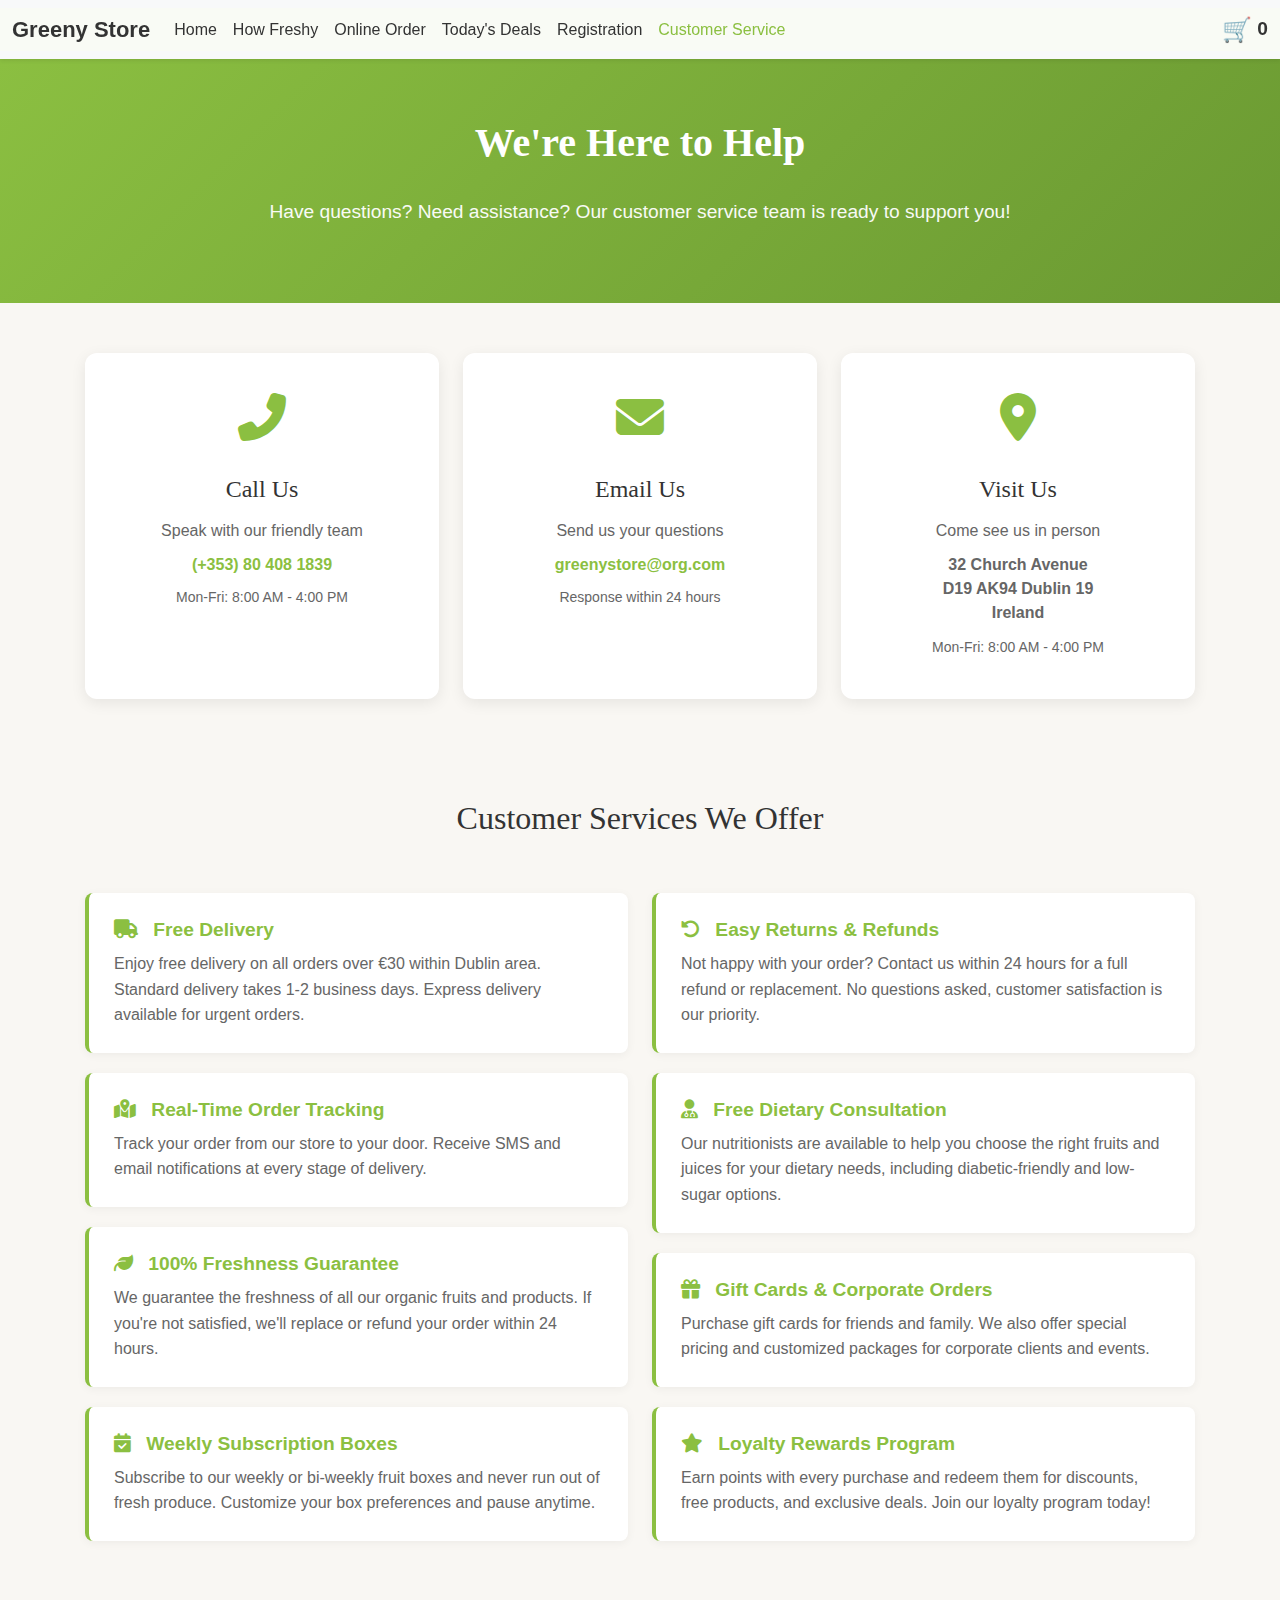
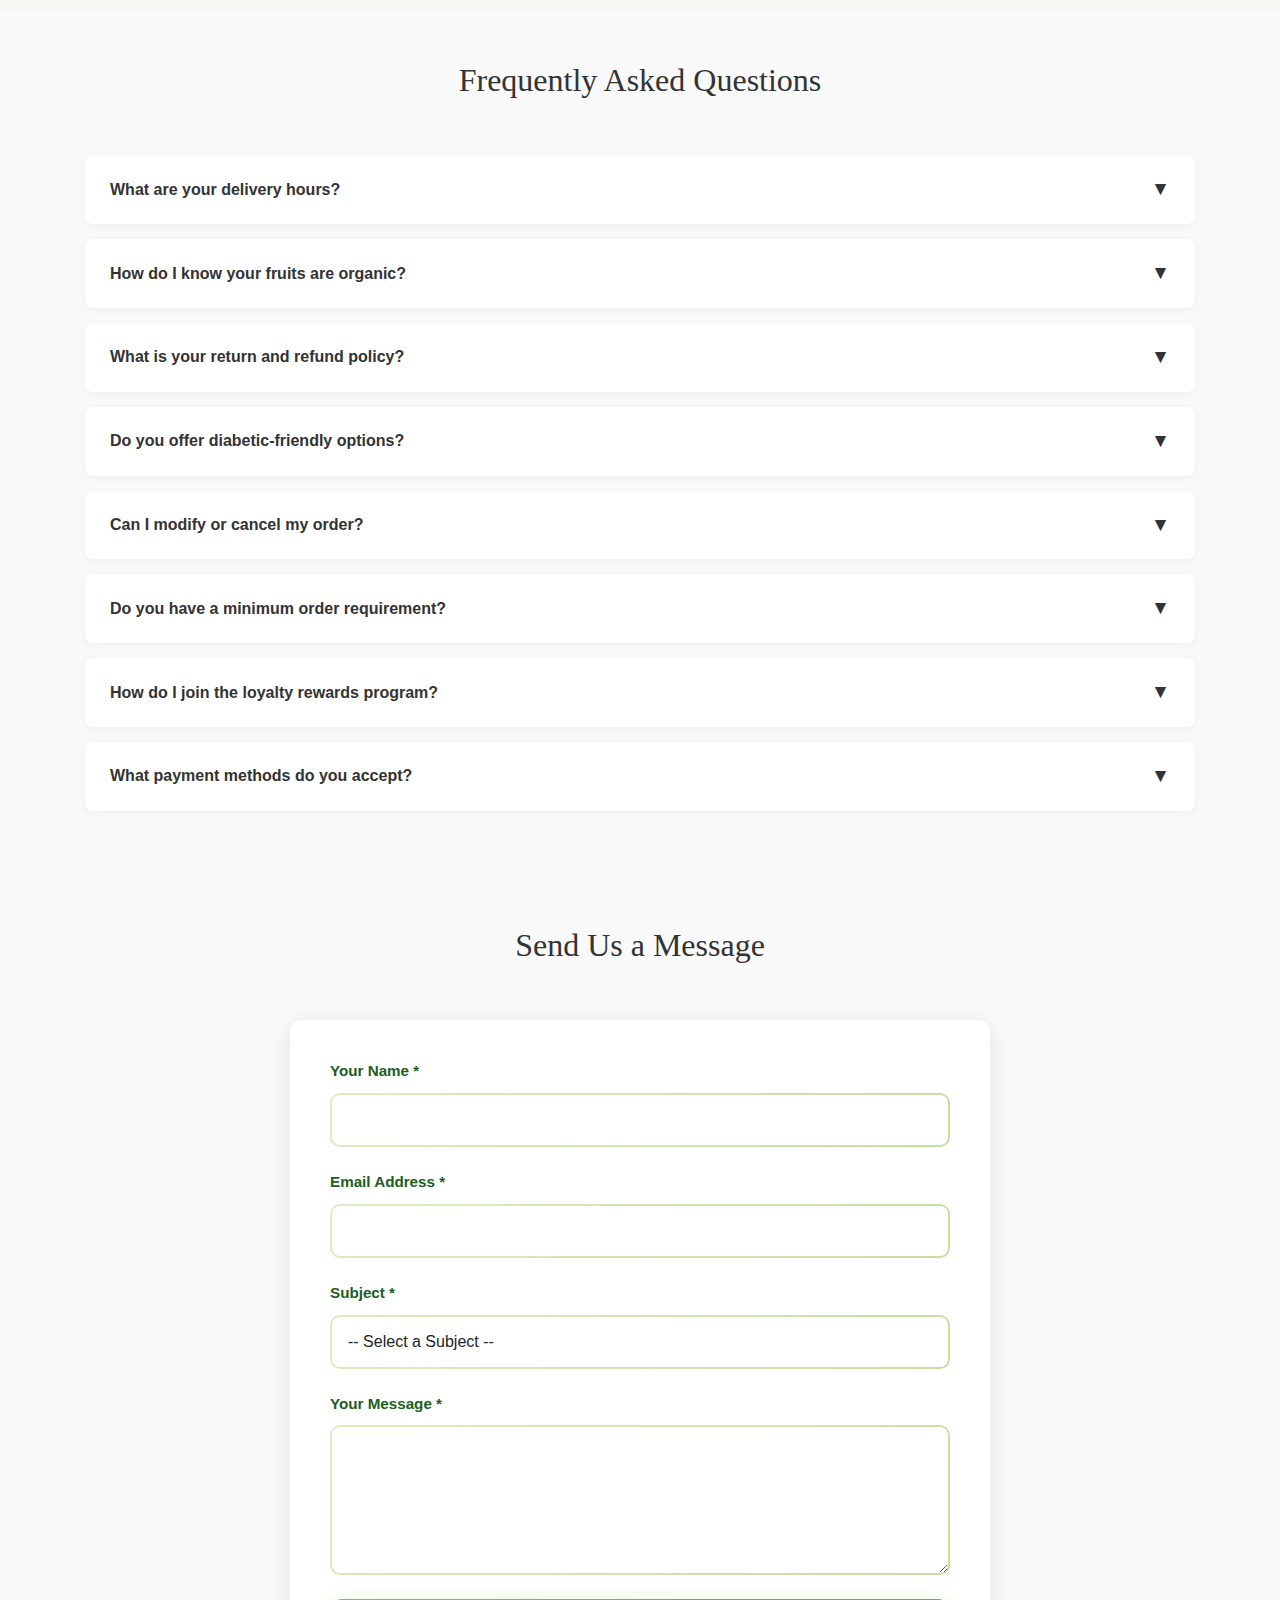
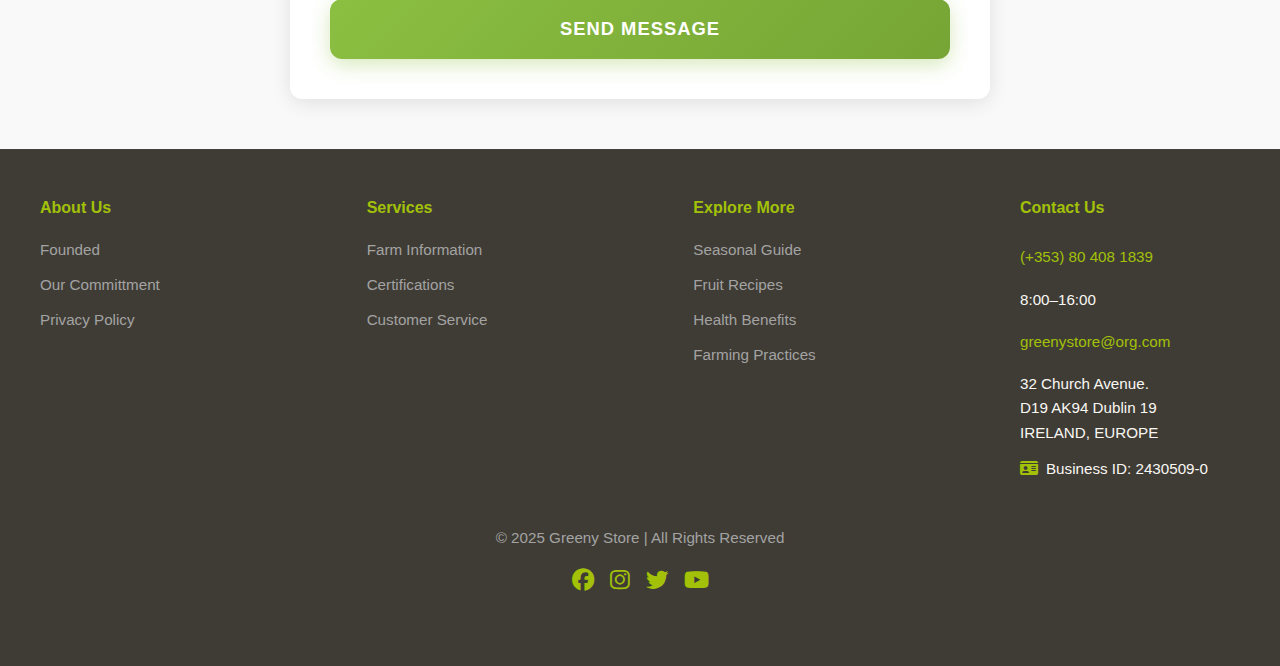
<file: pages/customerservice.html>
<!DOCTYPE html>
<html lang="en">
<head>
    <meta charset="UTF-8">
    <meta name="viewport" content="width=device-width, initial-scale=1.0">
    
    <link href="https://cdn.jsdelivr.net/npm/bootstrap@5.3.3/dist/css/bootstrap.min.css" rel="stylesheet">
    <link rel="stylesheet" href="https://cdnjs.cloudflare.com/ajax/libs/font-awesome/6.5.2/css/all.min.css">
    
    <meta name="description" content="Greeny Store Customer Service - FAQs, Contact Us, Delivery Info, Returns & Refunds. We're here to help!">
    <meta name="keywords" content="customer service, help, FAQ, contact Greeny Store, delivery information, returns policy">
    
    <title>Customer Service - Greeny Store | Help & Support</title>
    
   
    <link rel="stylesheet" href="../css/style.css">
</head>
<body>
    <div class="page-bg-overlay" aria-hidden="true"></div>

    <!-- Navigation Bar -->
    <nav class="navbar navbar-expand-lg bg-light sticky-top shadow-sm">
        <div class="container-fluid">
            <a class="navbar-brand logo" href="../index.html">Greeny Store</a>
            
            <button class="navbar-toggler" type="button" data-bs-toggle="collapse" data-bs-target="#navbarNav">
                <span class="navbar-toggler-icon"></span>
            </button>
            
            <div class="collapse navbar-collapse" id="navbarNav">
                <ul class="navbar-nav me-auto mb-2 mb-lg-0">
                    <li class="nav-item"><a class="nav-link" href="../index.html">Home</a></li>
                    <li class="nav-item"><a class="nav-link" href="howfreshy.html">How Freshy</a></li>
                    <li class="nav-item"><a class="nav-link" href="onlineorder.html">Online Order</a></li>
                    <li class="nav-item"><a class="nav-link" href="deals.html">Today's Deals</a></li>               
                    <li class="nav-item"><a class="nav-link" href="registration.html">Registration</a></li>
                    <li class="nav-item"><a class="nav-link active" aria-current="page" href="customerservice.html">Customer Service</a></li>
                </ul>
	            <div class="cart-icon-wrapper">
	                <a href="javascript:void(0)" onclick="viewCart()" class="nav-link" aria-label="View shopping cart">
	                    🛒 <span id="cart-count" class="cart-count-text">0</span>
	                </a>
	  			    </div>
            </div>
        </div>
    </nav>

    <!-- Hero Section -->
    <section class="cs-hero">
        <div class="container">
            <h1>We're Here to Help</h1>
            <p>Have questions? Need assistance? Our customer service team is ready to support you!</p>
        </div>
    </section>

    <main>
        <!-- Contact Methods Section -->
        <section class="contact-methods">
            <div class="container">
                <div class="row g-4">
                    <!-- Phone Contact -->
                    <div class="col-md-4">
                        <div class="contact-card">
                            <div class="contact-icon">
                                <i class="fas fa-phone-alt"></i>
                            </div>
                            <h3>Call Us</h3>
                            <p>Speak with our friendly team</p>
                            <a href="tel:+353804081839">(+353) 80 408 1839</a>
                            <p class="mt-2"><small>Mon-Fri: 8:00 AM - 4:00 PM</small></p>
                        </div>
                    </div>

                    <!-- Email Contact -->
                    <div class="col-md-4">
                        <div class="contact-card">
                            <div class="contact-icon">
                                <i class="fas fa-envelope"></i>
                            </div>
                            <h3>Email Us</h3>
                            <p>Send us your questions</p>
                            <a href="mailto:greenystore@org.com">greenystore@org.com</a>
                            <p class="mt-2"><small>Response within 24 hours</small></p>
                        </div>
                    </div>

                    <!-- Visit Us -->
                    <div class="col-md-4">
                        <div class="contact-card">
                            <div class="contact-icon">
                                <i class="fas fa-map-marker-alt"></i>
                            </div>
                            <h3>Visit Us</h3>
                            <p>Come see us in person</p>
                            <p><strong>32 Church Avenue<br>D19 AK94 Dublin 19<br>Ireland</strong></p>
                            <p class="mt-2"><small>Mon-Fri: 8:00 AM - 4:00 PM</small></p>
                        </div>
                    </div>
                </div>
            </div>
        </section>

        <!-- Services We Offer Section -->
        <section class="services-offer">
            <div class="container">
                <h2>Customer Services We Offer</h2>
                <div class="row">
                    <div class="col-md-6">
                        <!-- Free Delivery Service -->
                        <div class="service-box">
                            <h4><i class="fas fa-truck"></i> Free Delivery</h4>
                            <p>Enjoy free delivery on all orders over €30 within Dublin area. Standard delivery takes 1-2 business days. Express delivery available for urgent orders.</p>
                        </div>

                        <!-- Order Tracking -->
                        <div class="service-box">
                            <h4><i class="fas fa-map-marked-alt"></i> Real-Time Order Tracking</h4>
                            <p>Track your order from our store to your door. Receive SMS and email notifications at every stage of delivery.</p>
                        </div>

                        <!-- Fresh Guarantee -->
                        <div class="service-box">
                            <h4><i class="fas fa-leaf"></i> 100% Freshness Guarantee</h4>
                            <p>We guarantee the freshness of all our organic fruits and products. If you're not satisfied, we'll replace or refund your order within 24 hours.</p>
                        </div>

                        <!-- Subscription Service -->
                        <div class="service-box">
                            <h4><i class="fas fa-calendar-check"></i> Weekly Subscription Boxes</h4>
                            <p>Subscribe to our weekly or bi-weekly fruit boxes and never run out of fresh produce. Customize your box preferences and pause anytime.</p>
                        </div>
                    </div>

                    <div class="col-md-6">
                        <!-- Easy Returns & Refunds -->
                        <div class="service-box">
                            <h4><i class="fas fa-undo-alt"></i> Easy Returns & Refunds</h4>
                            <p>Not happy with your order? Contact us within 24 hours for a full refund or replacement. No questions asked, customer satisfaction is our priority.</p>
                        </div>

                        <!-- Dietary Consultation -->
                        <div class="service-box">
                            <h4><i class="fas fa-user-md"></i> Free Dietary Consultation</h4>
                            <p>Our nutritionists are available to help you choose the right fruits and juices for your dietary needs, including diabetic-friendly and low-sugar options.</p>
                        </div>

                        <!-- Gift Cards & Corporate Orders -->
                        <div class="service-box">
                            <h4><i class="fas fa-gift"></i> Gift Cards & Corporate Orders</h4>
                            <p>Purchase gift cards for friends and family. We also offer special pricing and customized packages for corporate clients and events.</p>
                        </div>

                        <!-- Loyalty Rewards Program -->
                        <div class="service-box">
                            <h4><i class="fas fa-star"></i> Loyalty Rewards Program</h4>
                            <p>Earn points with every purchase and redeem them for discounts, free products, and exclusive deals. Join our loyalty program today!</p>
                        </div>
                    </div>
                </div>
            </div>
        </section>

        <!-- FAQ Section -->
        <section class="faq-section">
            <div class="container">
                <h2>Frequently Asked Questions</h2>

                <!-- FAQ Item 1 -->
                <div class="faq-item">
                    <button class="faq-question" type="button" aria-expanded="false">
                        <span>What are your delivery hours?</span>
                        <span class="faq-icon">▼</span>
                    </button>
                    <div class="faq-answer" aria-hidden="true">
                        <p>We deliver Monday through Saturday between 9:00 AM and 6:00 PM. Express delivery is available for orders placed before 12:00 PM for same-day delivery (additional charges apply). Sunday deliveries are available upon special request.</p>
                    </div>
                </div>

                <!-- FAQ Item 2 -->
                <div class="faq-item">
                    <button class="faq-question" type="button" aria-expanded="false">
                        <span>How do I know your fruits are organic?</span>
                        <span class="faq-icon">▼</span>
                    </button>
                    <div class="faq-answer" aria-hidden="true">
                        <p>All our fruits are certified organic by recognized certification bodies. We source directly from local organic farms and maintain full traceability. You can view our certifications on the "How Freshy" page, and each product comes with detailed sourcing information.</p>
                    </div>
                </div>

                <!-- FAQ Item 3 -->
                <div class="faq-item">
                    <button class="faq-question" type="button" aria-expanded="false">
                        <span>What is your return and refund policy?</span>
                        <span class="faq-icon">▼</span>
                    </button>
                    <div class="faq-answer" aria-hidden="true">
                        <p>If you're not satisfied with your order, contact us within 24 hours of delivery. We offer full refunds or replacements for any products that don't meet our freshness standards. Simply email us a photo of the product and your order number, and we'll process your refund immediately.</p>
                    </div>
                </div>

                <!-- FAQ Item 4 -->
                <div class="faq-item">
                    <button class="faq-question" type="button" aria-expanded="false">
                        <span>Do you offer diabetic-friendly options?</span>
                        <span class="faq-icon">▼</span>
                    </button>
                    <div class="faq-answer" aria-hidden="true">
                        <p>Yes! We have a special selection of low-sugar fruits and sugar-free juices perfect for individuals managing diabetes. Look for items marked "Diabetic-Friendly" on our online order page. Our nutrition team can also help you create a customized meal plan.</p>
                    </div>
                </div>

                <!-- FAQ Item 5 -->
                <div class="faq-item">
                    <button class="faq-question" type="button" aria-expanded="false">
                        <span>Can I modify or cancel my order?</span>
                        <span class="faq-icon">▼</span>
                    </button>
                    <div class="faq-answer" aria-hidden="true">
                        <p>Orders can be modified or cancelled up to 2 hours after placement. After this window, orders are being prepared and cannot be changed. Please contact us immediately at (+353) 80 408 1839 or email greenystore@org.com if you need to make changes.</p>
                    </div>
                </div>

                <!-- FAQ Item 6 -->
                <div class="faq-item">
                    <button class="faq-question" type="button" aria-expanded="false">
                        <span>Do you have a minimum order requirement?</span>
                        <span class="faq-icon">▼</span>
                    </button>
                    <div class="faq-answer" aria-hidden="true">
                        <p>There is no minimum order requirement. However, orders over €30 qualify for free delivery within the Dublin area. For orders under €30, a small delivery fee of €3.50 applies.</p>
                    </div>
                </div>

                <!-- FAQ Item 7 -->
                <div class="faq-item">
                    <button class="faq-question" type="button" aria-expanded="false">
                        <span>How do I join the loyalty rewards program?</span>
                        <span class="faq-icon">▼</span>
                    </button>
                    <div class="faq-answer" aria-hidden="true">
                        <p>Simply create an account on our website and you're automatically enrolled in our loyalty program! You'll earn 1 point for every €1 spent. Accumulate 100 points to get €10 off your next order. Members also receive exclusive deals and early access to special promotions.</p>
                    </div>
                </div>

                <!-- FAQ Item 8 -->
                <div class="faq-item">
                    <button class="faq-question" type="button" aria-expanded="false">
                        <span>What payment methods do you accept?</span>
                        <span class="faq-icon">▼</span>
                    </button>
                    <div class="faq-answer" aria-hidden="true">
                        <p>We accept all major credit and debit cards (Visa, Mastercard, American Express), PayPal, and Apple Pay. All transactions are secured with SSL encryption to protect your financial information.</p>
                    </div>
                </div>
            </div>
        </section>

        <!-- Contact Form Section -->
        <section class="contact-form-section">
            <div class="container">
                <h2>Send Us a Message</h2>
                <div class="contact-form-container">
                    <!-- Success Message -->
                    <div class="success-message" id="successMessage">
                        <i class="fas fa-check-circle"></i> Thank you for contacting us! We'll respond within 24 hours.
                    </div>

                    <!-- Contact Form -->
                    <form id="contactForm">
                        <div class="form-group">
                            <label for="contactName">Your Name *</label>
                            <input type="text" class="form-control" id="contactName" required>
                        </div>

                        <div class="form-group">
                            <label for="contactEmail">Email Address *</label>
                            <input type="email" class="form-control" id="contactEmail" required>
                        </div>

                        <div class="form-group">
                            <label for="contactSubject">Subject *</label>
                            <select class="form-control" id="contactSubject" required>
                                <option value="">-- Select a Subject --</option>
                                <option value="order">Order Inquiry</option>
                                <option value="delivery">Delivery Issue</option>
                                <option value="product">Product Question</option>
                                <option value="refund">Return/Refund Request</option>
                                <option value="feedback">Feedback/Suggestion</option>
                                <option value="other">Other</option>
                            </select>
                        </div>

                        <div class="form-group">
                            <label for="contactMessage">Your Message *</label>
                            <textarea class="form-control" id="contactMessage" required></textarea>
                        </div>

                        <button type="submit" class="submit-btn">Send Message</button>
                    </form>
                </div>
            </div>
        </section>
    </main>

    <footer class="footer__container">
    <div class="footer__links">
      <div class="footer__link--wrapper">
  
        <div class="footer__link--items">
          <h3 class="footer__column">About Us</h3>
          <a href="#">Founded</a>
          <a href="#">Our Committment</a>
          <a href="#">Privacy Policy</a>
        </div>
        <div class="footer__link--items">
          <h3 class="footer__column">Services</h3>
          <a href="#farm-life">Farm Information</a>
          <a href="#verification">Certifications</a>
          <a href="#">Customer Service</a>
        </div>
        <div class="footer__link--items">
          <h3 class="footer__column">Explore More</h3>
          <a href="#">Seasonal Guide</a>
          <a href="#">Fruit Recipes</a>
          <a href="#">Health Benefits</a>
          <a href="#">Farming Practices</a>
        </div>
  
        <div class="footer__link--items contact-info">
          <h3 class="footer__column">Contact Us</h3>
  
          <p>
            <a href="tel:+353804081839">(+353) 80 408 1839</a></p>
  
          <p> 8:00–16:00</p>
  
          <p>
            <a href="mailto:greenystore@org.com">greenystore@org.com</a></p>
  
          <p> 32 Church Avenue.<br>
            D19 AK94 Dublin 19<br>
            IRELAND, EUROPE</p>
  
          <p><i class="fas fa-id-card"></i> Business ID: 2430509-0</p>
        </div>
      </div> 
    </div> 
    <div class="social__media">
      <div class="social__media--wrap">
        <p class="website__rights">© 2025 Greeny Store | All Rights Reserved</p>
        <div class="social__icons">
          <a href="#" class="social__icon--link" aria-label="Facebook"><i class="fab fa-facebook"></i></a>
          <a href="#" class="social__icon--link" aria-label="Instagram"><i class="fab fa-instagram"></i></a>
          <a href="#" class="social__icon--link" aria-label="Twitter"><i class="fab fa-twitter"></i></a>
          <a href="#" class="social__icon--link" aria-label="YouTube"><i class="fab fa-youtube"></i></a>
        </div>
      </div> 
    </div> 
  </footer>

    <script src="https://cdn.jsdelivr.net/npm/bootstrap@5.3.3/dist/js/bootstrap.bundle.min.js"></script>
    <script src="../js/script.js"></script>
</body>
</html>
</file>
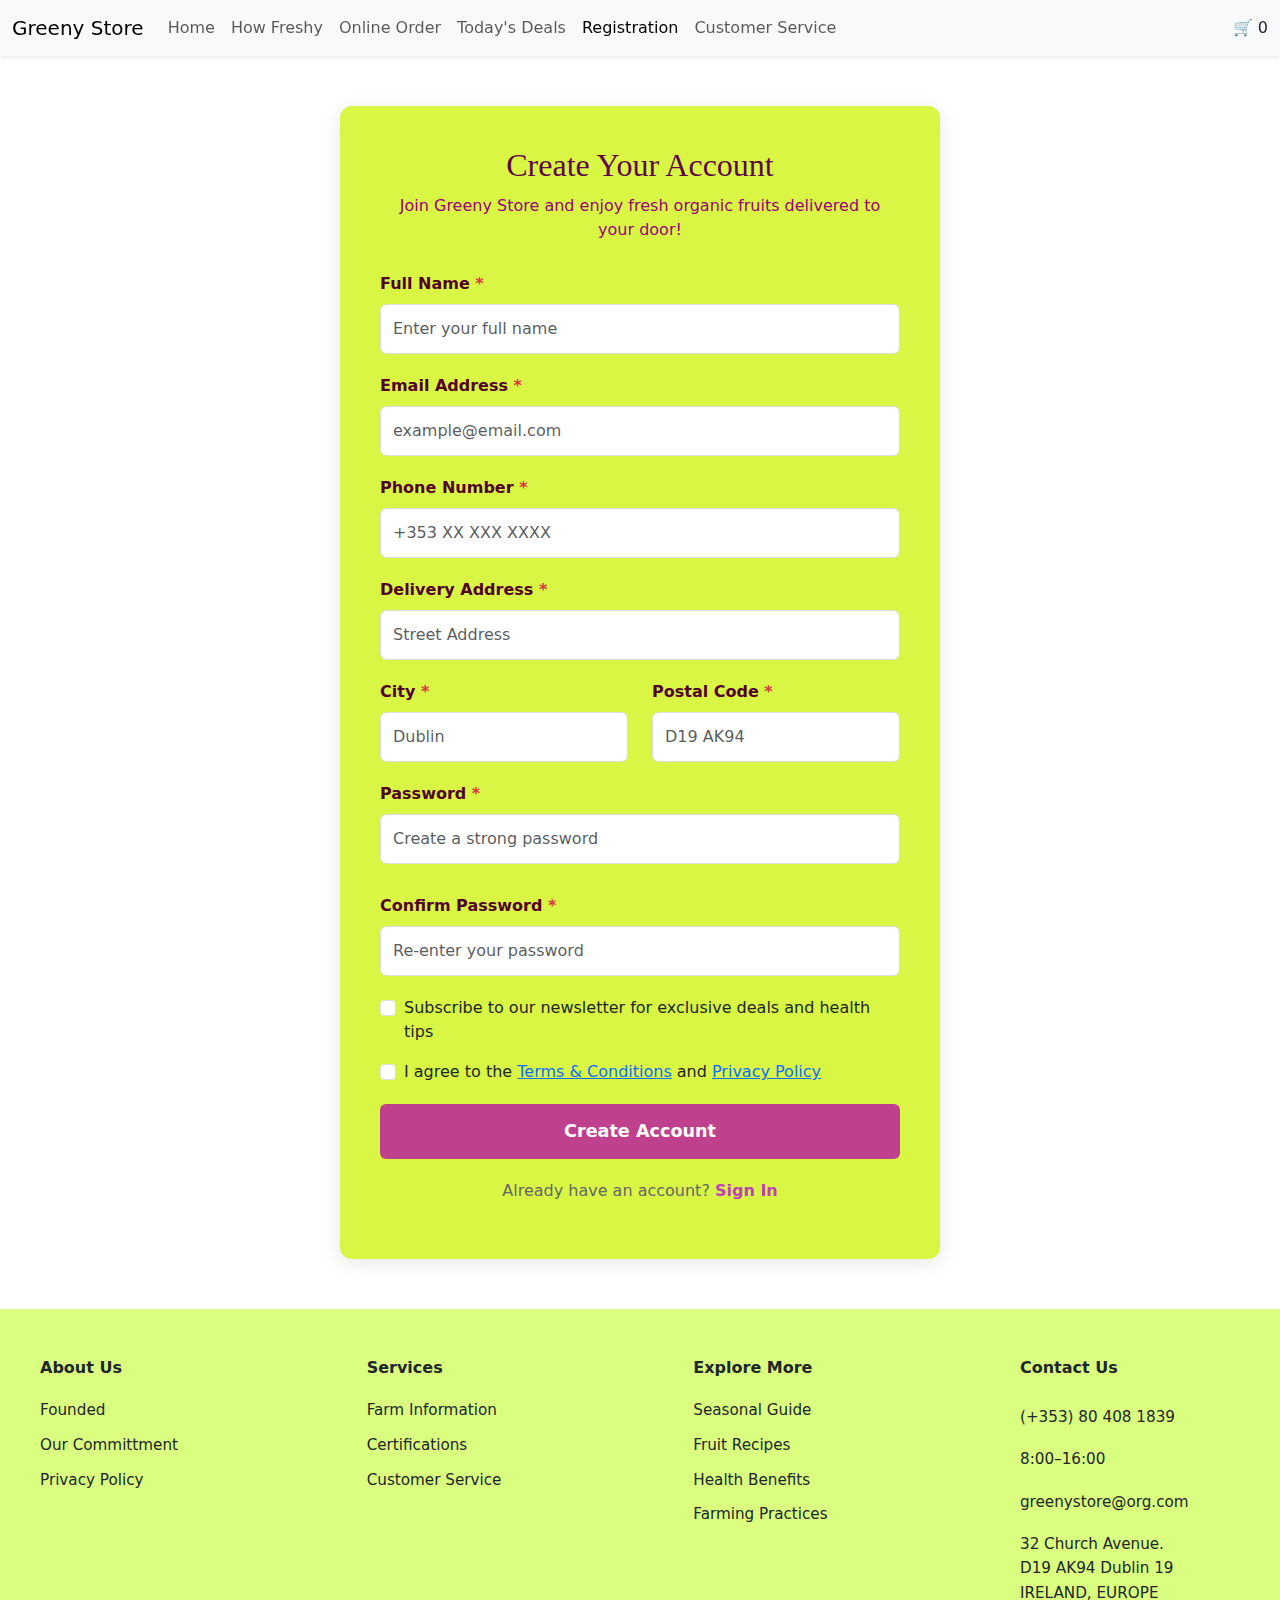
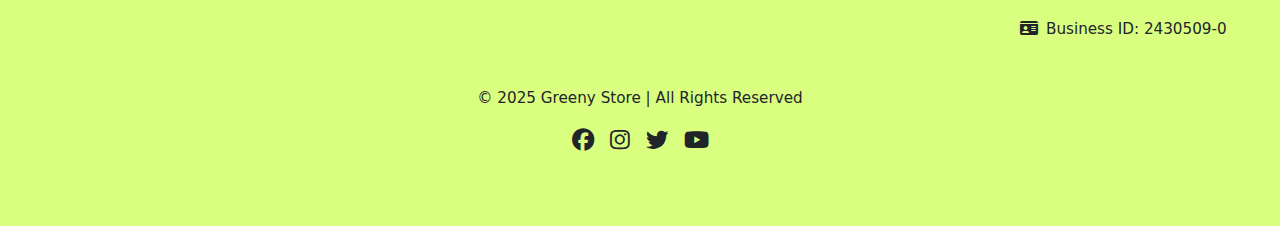
<file: pages/registration.html>
<!DOCTYPE html>
<html lang="en">
<head>
    <meta charset="UTF-8">
    <meta name="viewport" content="width=device-width, initial-scale=1.0">
    
    <link href="https://cdn.jsdelivr.net/npm/bootstrap@5.3.3/dist/css/bootstrap.min.css" rel="stylesheet">
    <link rel="stylesheet" href="https://cdnjs.cloudflare.com/ajax/libs/font-awesome/6.5.2/css/all.min.css">
    
    <meta name="description" content="Register for Greeny Store to enjoy fresh organic fruits, smoothies, and juices delivered to your door in Dublin, Ireland.">
    <meta name="keywords" content="register Greeny Store, organic fruits Dublin, healthy food delivery Ireland, sign up">
    
    <title>Registration - Greeny Store | Sign Up for Fresh Organic Delivery</title>
    
  <!--  <link rel="stylesheet" href="../css/binay.css"> -->
  <!--link rel="stylesheet" href="../css/24305090NangMoMo.css"-->
  <link rel="stylesheet" href="../css/24308692HtooKhant.css">
    <!--link rel="stylesheet" href="../css/style.css"--> 
</head>
<body class ="registration-page">
    <div class="page-bg-overlay" aria-hidden="true"></div>

    <!-- Navigation Bar -->
    <nav class="navbar navbar-expand-lg bg-light sticky-top shadow-sm">
        <div class="container-fluid">
            <a class="navbar-brand logo" href="../index.html">Greeny Store</a>
            
            <button class="navbar-toggler" type="button" data-bs-toggle="collapse" data-bs-target="#navbarNav" aria-controls="navbarNav" aria-expanded="false" aria-label="Toggle navigation">
                <span class="navbar-toggler-icon"></span>
            </button>
            
            <div class="collapse navbar-collapse" id="navbarNav">
                <ul class="navbar-nav me-auto mb-2 mb-lg-0">
                    <li class="nav-item"><a class="nav-link" href="../index.html">Home</a></li>
                    <li class="nav-item"><a class="nav-link" href="howfreshy.html">How Freshy</a></li>
                    <li class="nav-item"><a class="nav-link" href="onlineorder.html">Online Order</a></li>
                    <li class="nav-item"><a class="nav-link" href="deals.html">Today's Deals</a></li>               
                    <li class="nav-item"><a class="nav-link active" aria-current="page" href="registration.html">Registration</a></li>
                    <li class="nav-item"><a class="nav-link" href="customerservice.html">Customer Service</a></li>
                </ul>
          <div class="cart-icon-wrapper">
              <a href="javascript:void(0)" onclick="viewCart()" class="nav-link" aria-label="View shopping cart">
                  🛒 <span id="cart-count" class="cart-count-text">0</span>
              </a>
			    </div>
			</div>
	   </div>
    </nav>

    <main class="container">
        <!-- Registration Form Container -->
        <div class="registration-container">
            <div class="registration-header">
                <h1>Create Your Account</h1>
                <p>Join Greeny Store and enjoy fresh organic fruits delivered to your door!</p>
            </div>

            <!-- Registration Form -->
            <form id="registrationForm" novalidate autocomplete="off">
                
                <!-- Full Name -->
                <div class="form-group">
                    <label for="fullName" class="required-field">Full Name</label>
                    <input type="text" class="form-control" id="fullName" name="fullName" 
                           placeholder="Enter your full name" required autocomplete="name">
                    <div class="error-message" id="fullNameError">Please enter your full name (at least 2 characters)</div>
                </div>

                <!-- Email Address -->
                <div class="form-group">
                    <label for="email" class="required-field">Email Address</label>
                    <input type="email" class="form-control" id="email" name="email" 
                           placeholder="example@email.com" required autocomplete="email">
                    <div class="error-message" id="emailError">Please enter a valid email address</div>
                </div>

                <!-- Phone Number -->
                <div class="form-group">
                    <label for="phone" class="required-field">Phone Number</label>
                    <input type="tel" class="form-control" id="phone" name="phone" 
                           placeholder="+353 XX XXX XXXX" required autocomplete="tel">
                    <div class="error-message" id="phoneError">Please enter a valid phone number (10-15 digits)</div>
                </div>

                <!-- Address -->
                <div class="form-group">
                    <label for="address" class="required-field">Delivery Address</label>
                    <input type="text" class="form-control" id="address" name="address" 
                           placeholder="Street Address" required autocomplete="street-address">
                    <div class="error-message" id="addressError">Please enter your delivery address</div>
                </div>

                <!-- City and Postal Code Row -->
                <div class="row">
                    <div class="col-md-6">
                        <div class="form-group">
                            <label for="city" class="required-field">City</label>
                            <input type="text" class="form-control" id="city" name="city" 
                                   placeholder="Dublin" required>
                            <div class="error-message" id="cityError">Please enter your city</div>
                        </div>
                    </div>
                    <div class="col-md-6">
                        <div class="form-group">
                            <label for="postalCode" class="required-field">Postal Code</label>
                            <input type="text" class="form-control" id="postalCode" name="postalCode" 
                                   placeholder="D19 AK94" required>
                            <div class="error-message" id="postalCodeError">Please enter a valid postal code</div>
                        </div>
                    </div>
                </div>

                <!-- Password -->
                <div class="form-group">
                    <label for="password" class="required-field">Password</label>
                    <input type="password" class="form-control" id="password" name="password" 
                           placeholder="Create a strong password" required>
                    <div class="password-strength" id="passwordStrength"></div>
                    <div class="error-message" id="passwordError">Password must be at least 8 characters with uppercase, lowercase, and number</div>
                </div>

                <!-- Confirm Password -->
                <div class="form-group">
                    <label for="confirmPassword" class="required-field">Confirm Password</label>
                    <input type="password" class="form-control" id="confirmPassword" name="confirmPassword" 
                           placeholder="Re-enter your password" required>
                    <div class="error-message" id="confirmPasswordError">Passwords do not match</div>
                </div>

                <!-- Newsletter Subscription (Optional) -->
                <div class="form-check mb-3">
                    <input class="form-check-input" type="checkbox" id="newsletter" name="newsletter">
                    <label class="form-check-label" for="newsletter">
                        Subscribe to our newsletter for exclusive deals and health tips
                    </label>
                </div>

                <!-- Terms and Conditions -->
                <div class="form-check terms-checkbox">
                    <input class="form-check-input" type="checkbox" id="terms" name="terms" required>
                    <label class="form-check-label" for="terms">
                        I agree to the <a href="#" target="_blank">Terms & Conditions</a> and <a href="#" target="_blank">Privacy Policy</a>
                    </label>
                    <div class="error-message" id="termsError">You must agree to the terms and conditions</div>
                </div>

                <!-- Submit Button -->
                <button type="submit" class="submit-btn">Create Account</button>

            </form>

            <!-- Login Link -->
            <div class="login-link">
                <p>Already have an account? <a href="#" onclick="alert('Login functionality will be implemented in future phase'); return false;">Sign In</a></p>
            </div>
        </div>
    </main>

    <!-- Success Modal -->
    <div id="successModal" class="success-modal">
        <div class="success-modal-content">
            <div class="success-icon">
                <i class="fas fa-check-circle"></i>
            </div>
            <h2>Registration Successful!</h2>
            <p>Welcome to Greeny Store! Your account has been created successfully.</p>
            <button class="btn btn-success mt-3" onclick="redirectToHome()">Start Shopping</button>
        </div>
    </div>

      <footer class="footer__container">
      <div class="footer__links">
        <div class="footer__link--wrapper">
  
          <div class="footer__link--items">
            <h3 class="footer__column">About Us</h3>
            <a href="#">Founded</a>
            <a href="#">Our Committment</a>
            <a href="#">Privacy Policy</a>
          </div>
          <div class="footer__link--items">
            <h3 class="footer__column">Services</h3>
            <a href="#farm-life">Farm Information</a>
            <a href="#verification">Certifications</a>
            <a href="#">Customer Service</a>
          </div>
          <div class="footer__link--items">
            <h3 class="footer__column">Explore More</h3>
            <a href="#">Seasonal Guide</a>
            <a href="#">Fruit Recipes</a>
            <a href="#">Health Benefits</a>
            <a href="#">Farming Practices</a>
          </div>
  
          <div class="footer__link--items contact-info">
            <h3 class="footer__column">Contact Us</h3>
  
            <p>
              <a href="tel:+353804081839">(+353) 80 408 1839</a></p>
  
            <p> 8:00–16:00</p>
  
            <p>
              <a href="mailto:greenystore@org.com">greenystore@org.com</a></p>
  
            <p> 32 Church Avenue.<br>
              D19 AK94 Dublin 19<br>
              IRELAND, EUROPE</p>
  
            <p><i class="fas fa-id-card"></i> Business ID: 2430509-0</p>
          </div>
        </div> 
      </div> 
      <div class="social__media">
        <div class="social__media--wrap">
          <p class="website__rights">© 2025 Greeny Store | All Rights Reserved</p>
          <div class="social__icons">
            <a href="#" class="social__icon--link" aria-label="Facebook"><i class="fab fa-facebook"></i></a>
            <a href="#" class="social__icon--link" aria-label="Instagram"><i class="fab fa-instagram"></i></a>
            <a href="#" class="social__icon--link" aria-label="Twitter"><i class="fab fa-twitter"></i></a>
            <a href="#" class="social__icon--link" aria-label="YouTube"><i class="fab fa-youtube"></i></a>
          </div>
        </div> 
      </div> 
    </footer>

    <script src="https://cdn.jsdelivr.net/npm/bootstrap@5.3.3/dist/js/bootstrap.bundle.min.js"></script>
    <script src="../js/script.js"></script>
</body>
</html>
</file>
<file: css/style.css>
:root {
  --cream-light: #F9F7F3;
  --dark-green: #12372A; 
  --accent: #a2c108; 
  --muted: #A3A3A3; 
  --gold-star: gold;
  --green-mid: #1b5b1d; 
}

/* BASE STYLES */
* { 
  box-sizing: border-box; 
  margin: 0; 
  padding: 0; 
}
html, body { 
  height: 100%;
  display: flex;
  flex-direction: column; 
}
main {
  flex: 1;
}
body {
    margin: 0;
    font-family: "Lato", sans-serif;
    background: var(--cream-light);
    color:var(--dark-green);
    line-height: 1.5;
    position: relative;
}

.container {
    padding: 0 15px;
}

.container-fluid {
    background-color: rgba(250, 251, 241, 0.592);
    background-size: cover;
    cursor: pointer;
}
/* HEADINGS */
h1 {
    font-family: 'Playfair Display', serif;
    font-size: 32px;
    font-weight: 600;
    padding-bottom: 1rem;
}

h2 {
  text-align: center;
  color: var(--accent); 
  font-weight: 200; 
  margin-bottom: 10px;
  padding-bottom: 1rem;
  font-size: 2rem;
}

h3 {
  color: var(--dark-green);
  margin-bottom: 40px;
  font-size: 1.5 rem;
}

a {
  text-decoration: none;
  color: inherit;
}
a:focus, button:focus, input:focus {
  outline: 3px solid rgba(192, 219, 12, 0.18);
  outline-offset: 2px;
}

.section-title {
    font-family: 'Playfair Display', serif;
    font-size: 26px;
    font-weight: 600;
    margin-top: 40px;
}

.subtitle, .section-desc {
    font-size: 15px;
    color: #666;
}

/* Logo */
.logo-link {
  text-decoration: none;
  display: flex;
  align-items: center;
  justify-content: center;
}
.logo {
  font-family: Verdana, Geneva, Tahoma, sans-serif;
  font-size: 2rem; 
  font-weight: 400;
  color: var(--dark-green);
}
.logo-link:hover .logo {
  color: var(--accent);
}


/* Buttons */
button {
  border-radius: 8px;
  transition: all 0.2s ease-in-out;
}

/* NAVBAR*/
.navbar {
  background: var(--cream-light);
  height: 80px;
  display: flex;
  align-items: center;
  position: sticky;
  top: 0;
  z-index: 10;
  box-shadow: 0 4px 12px rgba(245, 241, 241, 0.45);
}
.navbar__container {
  max-width: 1200px;
  width: 100%;
  margin: 0 auto;
  padding: 0 12px;
  display: flex;
  justify-content: space-between;
  align-items: center;
}
nav, main, footer {
  position: relative;
  z-index: 1;
}

.navbar__links,
.footer__link--items a {
  text-decoration: none;
}
.navbar__links:hover,
.footer__link--items a:hover {
  text-decoration: none;
  color: var(--accent);
}



.navbar-brand.logo {
    font-size: 22px;
    font-weight: bold;
    color: #333 !important;
}

.navbar-nav .nav-link {
    color: #333 !important;
}

.navbar-nav .nav-link:hover,
.navbar-nav .nav-link.active {
    color: #8bbf41 !important;
}

.cart-icon-wrapper a {
    text-decoration: none;
    color: #333;
    display: flex;
    align-items: center;
    gap: 5px;
    font-size: 1.5rem;
    font-weight: 700;
}

.cart-count-text {
    font-weight: 600;
    font-size: 1.2rem;
}

/* PRODUCT CARDS */
.item-card {
    background: #fff;
    border-radius: 8px;
    box-shadow: 0 2px 5px rgba(0,0,0,0.05);
    padding: 20px;
}

.item-card img {
    width: 100%;
    height: 320px;
    object-fit: cover;
    border-radius: 5px;
    margin-bottom: 15px;
}

.item-card h3 {
    font-family: 'Playfair Display', serif;
    margin: 10px 0 5px;
}

.item-card .card-text {
    font-size: 14px;
    color: #555;
}

/* DEAL TAG */
.item-card.deal-item {
    border: 1px solid #8bbf41;
    box-shadow: 0 4px 12px rgba(139, 191, 65, 0.2);
    position: relative;
    overflow: visible;
    transition: 0.3s;
}

.item-card.deal-item:hover {
    transform: translateY(-5px);
    box-shadow: 0 8px 20px rgba(139, 191, 65, 0.3);
}

.item-card.deal-item::before {
    content: "SPECIAL DEAL";
    position: absolute;
    top: 20px;
    right: -40px;
    background: #FF5733;
    color: white;
    padding: 5px 40px;
    font-size: 0.75rem;
    font-weight: 700;
    letter-spacing: 0.5px;
    transform: rotate(45deg);
    box-shadow: 0 2px 5px rgba(0, 0, 0, 0.2);
    white-space: nowrap;
    z-index: 5;
}

/* Menu items */
.navbar__menu {
  font-family: Verdana, Geneva, Tahoma, sans-serif;
  display: flex;
  gap: 18px;
  list-style: none;
  align-items: center;
}

.navbar__links {
  color: var(--dark-green);
  padding: 10px 10px;
  border-radius: 3px;
  transition: background .18s ease, color .18s ease, transform .18s ease;
  font-weight: 400;
}
.navbar__links:hover {
  background: rgba(207, 234, 2, 0.436);
  color: var(--accent);
  transform: translateY(-2px);
}




/* HERO */
.hero-section {
    background: url('../images/cover3.png') no-repeat center center; 
    background-size: cover;
    background-attachment: fixed; 
    background-color: #a5d6a7; 
    color: white; 
    padding: 5rem 0; 
    box-shadow: 0 4px 8px rgba(0, 0, 0, 0.4);
    text-align: center;
    text-shadow: 1px 1px 3px rgba(0, 0, 0, 0.8); 
    z-index: 1; 
    display: flex;
    flex-direction: column;
    justify-content: flex-end; 
}

.hero-section h1 {
color: white;
    margin: 20rem 0 0 0;
    letter-spacing: 4px;
    font-size: 2.5rem;
}

.hero2-section {
    background: url('../images/cover6.png') no-repeat center center; 
    background-size: cover;
    background-attachment: fixed; 
    background-color: #a5d6a7; 
    color: white; 
    padding: 5rem 0; 
    box-shadow: 0 4px 8px rgba(0, 0, 0, 0.4);
    text-align: center;
    text-shadow: 1px 1px 3px rgba(0, 0, 0, 0.8); 
    z-index: 1; 
    display: flex;
    flex-direction: column;
    justify-content: flex-end; 
}

.hero2-section h1 {
    color: white;
    margin: 20rem 0 0 0;
    letter-spacing: 4px;
    font-size: 2.5rem;
}


/* MAIN GALLERY */
.main {
  padding: 56px 0;
  background-color: var(--cream-light);
}
.main__container {
  max-width: 1200px;
  margin: 0 auto;
  padding: 0 18px;
  display: block; 
}
.main__gallery--container {
  display: flex; 
  gap: 15px; 
  justify-content: flex-start; 
  padding: 40px 0; 
  width: 100%; 
}


.gallery-item {
  flex: 1; 
  width: calc(25% - 11.25px); 
  position: relative; 
  overflow: hidden; 
  border-radius: 8px; 
  box-shadow: 0 2px 8px rgba(0,0,0,0.1);
  transition: transform .3s ease, box-shadow .3s ease;
}


.gallery-img {
  width: 100%; 
  height: 100%; 
  object-fit: cover;
  display: block;
  border-radius: 8px; 
  transition: transform .3s ease, filter .3s ease; 
}


.order-btn {
  position: absolute;
  bottom: 1.5rem; 
  left: 50%; 
  transform: translateX(-50%); 
  z-index: 5;

  background-color: var(--accent);
  color: var(--dark-green);
  font-weight: bold;
  font-size: 10px;
  padding: 12px 25px;
  border-radius: 50px;
  text-decoration: none;
  text-transform: uppercase;
  letter-spacing: 1px;
  
  opacity: 0;
  visibility: hidden;
  transition: opacity .3s ease, visibility .3s ease, transform .3s ease;
  box-shadow: 0 4px 12px rgba(0,0,0,0.3);
}


.gallery-item:hover {
  transform: translateY(-10px);
  box-shadow: 0 18px 40px rgba(0,0,0,0.5);
}

.gallery-item:hover .order-btn {
  opacity: 1;
  visibility: visible;
  transform: translateX(-50%) scale(1.05); 
}

.gallery-item:hover .gallery-img {
  filter: brightness(60%) blur(1px);
  transform: scale(1.03);
}


/* SECTIONS */
.services {
  padding: 70px 20px;
  text-align: center;
  background: rgba(237, 255, 212, 0.774);
  backdrop-filter: blur(4px);
  border-top: 1px solid rgba(255,255,255,0.03);
}
.services h1 {
  color: var(--dark-green);
  margin-bottom: 40px;
  font-size: 2rem;
}
.services__container {
  display: flex;
  flex-wrap: wrap;
  gap: 24px;
  justify-content: center;
}


.services__card {
  width: 550px;
  height: 400px;
  border-radius: 12px;
  overflow: hidden;
  background-size: cover;
  background-position: center;
  color: #fff;
  position: relative;
  display: flex;
  flex-direction: column;
  justify-content: flex-end;
  padding: 24px;
  transition: transform .22s ease, box-shadow .22s ease;
}
.services__card:hover {
  transform: translateY(-8px);
  box-shadow: 0 18px 40px rgba(0,0,0,0.7);
}

.services__header{
    text-align: center;
  color: var(--accent); 
  font-weight: 200; 
  margin-bottom: 10px;
  padding-bottom: 1rem;
  font-size: 2rem;
}

.services p{
  max-width: 1200px; 
  margin: 0 auto; 
  padding-top: 20px;
}

.services2 {
  padding: 70px 20px;
  text-align: center;
  background: rgba(255, 248, 218, 0.774);
  backdrop-filter: blur(4px);
  border-top: 1px solid rgba(255,255,255,0.03);
}
.services2__container {
  display: flex; 
  padding: 40px 0; 
  width: 100%; 
  flex-wrap: wrap;
  gap: 24px;
  justify-content: center;
}
.services2__card {
  width: 320px;
  height: 200px;
  border-radius: 12px;
  overflow: hidden;
  background-size: cover;
  background-position: center;
  position: relative;
  transition: transform .22s ease, box-shadow .22s ease;
}
.services2__card:hover {
  transform: translateY(-8px);
  box-shadow: 0 18px 40px rgba(0,0,0,0.7);
}

.services2__card img {
  width: 100%;
  height: 100%;
  object-fit: cover;
}



.services3 {
  padding: 70px 20px;
  text-align: center;
  background: rgba(255, 255, 255, 0.774);
  backdrop-filter: blur(4px);
  border-top: 1px solid rgba(255,255,255,0.03);
}
.services3__container {
  display: flex; 
  padding: 40px 0; 
  width: 100%; 
  flex-wrap: wrap;
  gap: 24px;
  justify-content: center;
}
.services3__card {
  width: 220px;
  height: 300px;
  border-radius: 12px;
  overflow: hidden;
  background-size: cover;
  background-position: center;
  position: relative;
  transition: transform .22s ease, box-shadow .22s ease;
}

.services3__card img {
  width: 100%;
  height: 100%;
  object-fit: cover;
  transition: transform .3s ease, filter .3s ease; /* Added transition for hover effect */
}


.services3__card:hover {
  transform: translateY(-10px); /* Adjusted to match gallery-item lift */
  box-shadow: 0 18px 40px rgba(0,0,0,0.5);
}
.services3__card:hover .order-btn {
  opacity: 1;
  visibility: visible;
  transform: translateX(-50%) scale(1.05); 
}
.services3__card:hover img {
  filter: brightness(60%) blur(1px);
  transform: scale(1.03);
}

.star-rating{
  padding: 3rem 0 2rem 0;
  color: var(--gold-star); 
  font-size: 24px; 
  text-shadow: 1px 1px 2px rgba(0, 0, 0, 0.2); 
}

.page-hero-cs {
            background-color: #f7fceb; /* Light green/off-white background */
            padding: 50px 0;
            border-bottom: 5px solid #8bbf41;
        }
        .cs-title {
            color: #556B2F; /* Dark Green */
            font-family: 'Playfair Display', serif;
            font-weight: 700;
        }
        .contact-box {
            background-color: #fff;
            border: 1px solid #ddd;
            padding: 30px;
            border-radius: 8px;
            box-shadow: 0 2px 8px rgba(0, 0, 0, 0.05);
        }
        .accordion-button:not(.collapsed) {
            color: #fff;
            background-color: #8bbf41; /* Greeny Store Brand Green */
            box-shadow: none;
        }
        .accordion-button:focus {
            border-color: #8bbf41;
            box-shadow: 0 0 0 0.25rem rgba(139, 191, 65, 0.25);
        }
        .accordion-item {
            margin-bottom: 10px;
            border: 1px solid #8bbf41;
            border-radius: 8px;
            overflow: hidden;
        }

/* PRICE */
.price {
    margin-top: 7px;
    font-weight: bold;
}

.original-price {
    text-decoration: line-through;
    color: #999;
    margin-right: 15px;
    font-weight: 400;
}

.sale-price {
    color: #556B2F;
    font-size: 1.5em;
    font-weight: 800;
}

/* BUTTONS */
.details-btn {
    background: #8bbf41;
    border: none;
    color: #fff;
    cursor: pointer;
    margin-top: 10px;
    border-radius: 5px;
    transition: 0.2s;
}

.details-btn:hover { background: #76a535; }

.details-btn.btn-sm {
    padding: 8px 12px;
    font-size: 0.9rem;
    margin-left: auto;
}

/* VIEW DEAL BUTTON */
.view-deal-btn {
    background-color: #FF5733;
    color: #fff;
    border: none;
    border-radius: 5px;
    padding: 10px 18px;
    cursor: pointer;
    transition: 0.3s;
}

.view-deal-btn:hover { background-color: #E0481F; }

/* MODAL */
.modal {
    display: none;
    position: fixed;
    top: 0; left: 0;
    width: 100%; height: 100%;
    background: rgba(0,0,0,0.55);
    justify-content: center;
    align-items: center;
    z-index: 1000;
    animation: fadeIn 0.2s ease-out;
}

/* FOOTER */
.footer__container {
  margin-top: auto;
  background: rgba(18, 14, 6, 0.805);
  color: var(--cream-light);
  padding: 48px 20px;
  border-top: 1px solid rgba(255,255,255,0.03);
}

.footer__column {
  color:var(--accent); 
  font-size: 1.3rem;
  font-weight: bold; 
}


.footer__link--wrapper {
  display: flex;
  justify-content: space-between;
  flex-wrap: wrap;
  align-items: flex-start;
  gap: 24px;
  padding-bottom: 20px;
  max-width: 1200px;
  margin: 0 auto;
}
.footer__link--items {
  display: flex;
  flex-direction: column;
  align-items: flex-start;
  min-width: 220px;
  max-width: 320px;
}
.footer__link--items h3 {

    font-size: 1rem;
    margin-bottom: 16px;
    color: var(--accent);
}
.footer__link--items a {
  color: var(--muted);
  display: block;
  margin: 6px 0;
  font-size: 0.95rem;
}
.footer__link--items a:hover {
  color: var(--accent);
}

/* CONTACT INFO */
.footer__link--items.contact-info p {
  margin: 6px 0;
  font-size: 0.95rem;
  color: var(--cream-light); 
  line-height: 1.6;
  display: flex;
  align-items: flex-start;
  gap: 8px;
}
.footer__link--items.contact-info i {
  color: var(--accent);
  font-size: 1rem;
  min-width: 18px;
  margin-top: 3px;
}
.footer__link--items.contact-info a {
  color: var(--accent);
  text-decoration: none;
}
.footer__link--items.contact-info address {
  font-style: normal;
  margin: 6px 0;
  color: var(--cream-light); 
  line-height: 1.6;
}

/* SOCIAL MEDIA & RIGHTS */
.social__media--wrap {
  max-width: 1200px;
  margin: 0 auto;
  padding: 20px 24px;
  display: flex;
  flex-direction: column; 
  justify-content: center;
  gap: 14px;
  text-align: center;
}
.website__rights {
  color: var(--muted);
  font-size: 0.95rem;
  margin: 0;
}
.social__icons {
  display: flex;
  justify-content: center;
  align-items: center;
  gap: 16px;
}
.social__icon--link {
  color: var(--accent);
  font-size: 1.4rem;
  transition: color 0.25s ease, transform 0.25s ease;
}
.social__icon--link:hover {
  color: #fff;
  transform: translateY(-2px);
}


/*MOBILE MENU & RESPONSIVENESS FIXES*/
@media screen and (max-width: 960px) {
  .main__container {
    padding: 0 40px; 
    grid-template-columns: 1fr;
    text-align: center;
  }
  .navbar__menu {
    display: none;
  }
  .navbar__toggle {
    display: flex;
  }
 .footer__link--wrapper {
    flex-direction: column;
    align-items: center;
  }
  .footer__link--items {
    align-items: center;
    text-align: center;
  }
  .footer__link--items.contact-info p {
    justify-content: center;
  }
  .footer__link--items.contact-info address {
    text-align: center;
  }
  
  
  .main__gallery--container{
    flex-direction: column; 
    gap: 10px;
    padding: 20px 0;
  }
  
  .gallery-item {
    width: 100%;
    max-width: 100%;
    height: 300px; 
  }
  
  .order-btn {
    opacity: 0.9;
    visibility: visible;
    transform: translateX(-50%) scale(1.0);
  }

  .gallery-item:hover .gallery-img {
    filter: brightness(100%);
  }

  
  .gallery-img,
  .services2__card,
  .services3__card {
    width: 100%;
    max-width: 100%;
    height: auto; 
  }

  
  .gallery-img {
    height: 250px; 
  }
  .services2__card {
    height: 200px; 
  }
  .services3__card {
    height: 300px;
  }

  .navbar__menu.active {
    display: flex !important;
    flex-direction: column;
    width: 100%;
    background: #FFFEF2; 
    box-shadow: 0 8px 16px rgba(0,0,0,0.2); 
    position: absolute;
    top: 80px;
    left: 0;
    text-align: center;
    padding: 20px 0;
    z-index: 9;
  }
  .navbar__item {
    margin: 12px 0;
  }
  .navbar__menu.active .navbar__links {
    display: block;
    padding: 12px;
  }
}

@keyframes fadeIn { from { opacity: 0; } to { opacity: 1; } }

.modal-content {
    background: #fff;
    border-radius: 12px;
    width: 92%;
    max-width: 480px;
    overflow: hidden;
    position: relative;
    box-shadow: 0 8px 40px rgba(0,0,0,0.25);
    transform: translateY(-20px);
    animation: slideUp 0.25s ease-out forwards;
}

@keyframes slideUp { to { transform: translateY(0); } }

.close {
    position: absolute;
    top: 12px;
    right: 12px;
    width: 34px; height: 34px;
    font-size: 22px; text-align: center;
    background: #fff; border-radius: 50%; border: 1px solid #ddd;
    cursor: pointer; transition: 0.2s;
}

.close:hover { background: #f2f2f2; }

.modal-content img {
    width: 100%; height: 230px;
    object-fit: cover;
    border-radius: 12px 12px 0 0;
}

#bundle-options { display: none; }

.modal-content h2 { padding: 0 25px; font-family: 'Playfair Display'; font-size: 1.9rem; }
.modal-content p, #modal-request { padding: 0 25px; font-size: 1rem; line-height: 1.5; }

.input-group, .qty-selector-group.fixed-qty { width: 130px; margin-left: 25px; justify-content: center; }

/* Quantity Buttons Small */
.qty-selector-group.small { width: 100px; height: 30px; display: flex; border: 1px solid #ccc; border-radius: 6px; overflow: hidden; }
.qty-selector-group.small button { width: 30px; height: 30px; background: #f4f4f4; border: none; cursor: pointer; color: #333; font-size: 16px; }
.qty-selector-group.small button:hover { background: #e5e5e5; }
.qty-selector-group.small .item-qty-display { flex: 1; text-align: center; font-weight: 700; padding-top: 4px; }

/* ADD TO CART BUTTON */
.add-cart-btn {
    width: 100%;
    background: #8bbf41;
    color: #fff;
    padding: 18px;
    font-weight: bold;
    border: none;
    border-radius: 0 0 12px 12px;
    cursor: pointer;
    transition: 0.2s;
}
.add-cart-btn:hover { background: #76a535; }

/* CART SIDEBAR */
.sidebar {
    height: 100%;
    width: 400px;
    position: fixed;
    top: 0; right: 0;
    background: #fff;
    z-index: 1000;
    overflow-y: auto;
    transition: transform 0.3s ease-out;
    box-shadow: -4px 0 15px rgba(0,0,0,0.15);
    transform: translateX(100%);
    display: flex;
    flex-direction: column;
}

.sidebar.open { transform: translateX(0); }

.sidebar-header { display: flex; justify-content: space-between; align-items: center; padding: 15px 25px; border-bottom: 1px solid #f0f0f0; }
.sidebar-header h2 { font-weight: 700; margin: 0; }

.cart-items { flex-grow: 1; padding: 0; }

.cart-item { display: flex; padding: 15px 25px; border-bottom: 1px solid #f0f0f0; align-items: center; gap: 15px; }
.item-image-wrapper img { width: 60px; height: 60px; object-fit: cover; border-radius: 5px; }
.item-details { flex-grow: 1; display: flex; flex-direction: column; }
.item-name { font-weight: 600; margin: 0; font-size: 0.95rem; }
.item-request { font-style: italic; color: #333; font-size: 0.85rem; margin: 3px 0 5px; }
.item-total-and-remove { display: flex; align-items: center; gap: 15px; }
.item-total { font-weight: bold; font-size: 1.1rem; }
.remove-item { background: none; border: none; cursor: pointer; color: #888; font-size: 1.2rem; }

.cart-footer, .total-summary { padding: 20px 25px; border-top: 1px solid #f0f0f0; }
.total-summary .total-price { font-weight: 700; font-size: 1.2rem; color: #333; }

.checkout-btn { background: #556B2F; color: #fff; border: none; transition: 0.2s; }
.checkout-btn:hover { background: #435425; }
.view-cart-btn { background: transparent; color: #556B2F; border: 1px solid #556B2F; transition: 0.2s; }
.view-cart-btn:hover { background: #e6f1d9; }

/*
|--------------------------------------------------------------------------
| CUSTOMER SERVICE PAGE STYLES
|--------------------------------------------------------------------------
| Styles specific to the customer service page including hero section,
| contact cards, FAQ accordion, and contact form.
*/

/* Hero Section */
.cs-hero {
    background: linear-gradient(135deg, #8bbf41 0%, #6a9932 100%);
    color: white;
    padding: 60px 0;
    text-align: center;
}

.cs-hero h1 {
    font-family: 'Playfair Display', serif;
    font-size: 2.5rem;
    margin-bottom: 15px;
}

.cs-hero p {
    font-size: 1.2rem;
    opacity: 0.95;
}

/*
|--------------------------------------------------------------------------
| CONTACT METHODS SECTION
|--------------------------------------------------------------------------
*/

.contact-methods {
    padding: 50px 0;
}

/* Contact Cards */
.contact-card {
    background: white;
    border-radius: 12px;
    padding: 30px;
    text-align: center;
    box-shadow: 0 4px 15px rgba(0,0,0,0.08);
    transition: transform 0.3s, box-shadow 0.3s;
    height: 100%;
}

.contact-card:hover {
    transform: translateY(-5px);
    box-shadow: 0 8px 25px rgba(0,0,0,0.15);
}

.contact-icon {
    font-size: 3rem;
    color: #8bbf41;
    margin-bottom: 20px;
}

.contact-card h3 {
    font-family: 'Playfair Display', serif;
    font-size: 1.5rem;
    margin-bottom: 15px;
    color: #333;
}

.contact-card p {
    color: #666;
    margin-bottom: 10px;
}

.contact-card a {
    color: #8bbf41;
    text-decoration: none;
    font-weight: 600;
}

.contact-card a:hover {
    text-decoration: underline;
}

/*
|--------------------------------------------------------------------------
| SERVICES WE OFFER SECTION
|--------------------------------------------------------------------------
*/

.services-offer {
    padding: 50px 0;
}

.services-offer h2 {
    font-family: 'Playfair Display', serif;
    text-align: center;
    margin-bottom: 40px;
    font-size: 2rem;
    color: #333;
}

/* Service Box Styling */
.service-box {
    background: white;
    border-left: 4px solid #8bbf41;
    padding: 25px;
    margin-bottom: 20px;
    border-radius: 8px;
    box-shadow: 0 2px 10px rgba(0,0,0,0.05);
    transition: transform 0.3s;
}

.service-box:hover {
    transform: translateX(5px);
}

.service-box h4 {
    color: #8bbf41;
    font-weight: 700;
    margin-bottom: 10px;
    font-size: 1.2rem;
}

.service-box h4 i {
    margin-right: 10px;
}

.service-box p {
    color: #666;
    margin: 0;
    line-height: 1.6;
}

/*
|--------------------------------------------------------------------------
| FAQ SECTION - ACCORDION STYLE
|--------------------------------------------------------------------------
*/

.faq-section {
    background: #f9f9f9;
    padding: 50px 0;
}

.faq-section h2 {
    font-family: 'Playfair Display', serif;
    text-align: center;
    margin-bottom: 40px;
    font-size: 2rem;
    color: #333;
}

/* FAQ Item Container */
.faq-item {
    background: white;
    border-radius: 8px;
    margin-bottom: 15px;
    overflow: hidden;
    box-shadow: 0 2px 8px rgba(0,0,0,0.05);
}

/* FAQ Question Button */
.faq-question {
    padding: 20px 25px;
    cursor: pointer;
    display: flex;
    justify-content: space-between;
    align-items: center;
    background: white;
    border: none;
    width: 100%;
    text-align: left;
    font-weight: 600;
    color: #333;
    transition: background-color 0.3s;
}

.faq-question:hover {
    background-color: #f5f5f5;
}

.faq-question.active {
    background-color: #8bbf41;
    color: white;
}

/* FAQ Icon (Arrow) */
.faq-icon {
    transition: transform 0.3s;
    font-size: 1.2rem;
}

.faq-question.active .faq-icon {
    transform: rotate(180deg);
}

/* FAQ Answer */
/* FAQ Hidden by default */
.faq-answer {
    max-height: 0;
    overflow: hidden;
    transition: max-height 0.3s ease;
    padding-left: 5px;
}

/* FAQ when opened */
.faq-answer.show {
	max-height: 1000px;
    max-height: 500px;      /* smooth expand */
    margin-top: 10px;
}

/* Rotate arrow */
.faq-item .faq-question .faq-icon {
    transition: transform 0.3s ease;
}

/* Rotate down when active */
.faq-question.active .faq-icon {
    transform: rotate(180deg);
}


/*
|--------------------------------------------------------------------------
| CONTACT FORM SECTION
|--------------------------------------------------------------------------
*/

.contact-form-section {
    background: #f9f9f9;
    padding: 50px 0;
}

.contact-form-section h2 {
    font-family: 'Playfair Display', serif;
    text-align: center;
    margin-bottom: 40px;
    font-size: 2rem;
    color: #333;
}

/* Contact Form Container */
.contact-form-container {
    max-width: 700px;
    margin: 0 auto;
    background: white;
    padding: 40px;
    border-radius: 12px;
    box-shadow: 0 4px 20px rgba(0,0,0,0.1);
}

/* Form Group */
.form-group {
    margin-bottom: 20px;
}

.form-group label {
    font-weight: 600;
    color: #444;
    margin-bottom: 8px;
    display: block;
}

/* Form Controls */
.form-control {
    border: 1px solid #ddd;
    border-radius: 6px;
    padding: 12px;
    font-size: 1rem;
    transition: border-color 0.3s;
}

.form-control:focus {
    border-color: #8bbf41;
    box-shadow: 0 0 0 0.2rem rgba(139, 191, 65, 0.25);
}

/* Textarea Specific */
textarea.form-control {
    min-height: 150px;
    resize: vertical;
}

/* Submit Button */
.submit-btn {
    background-color: #8bbf41;
    color: white;
    border: none;
    padding: 14px 30px;
    font-size: 1.1rem;
    font-weight: 600;
    border-radius: 6px;
    cursor: pointer;
    transition: background-color 0.3s;
    width: 100%;
}

.submit-btn:hover {
    background-color: #76a535;
}

/* Success Message */
.success-message {
    display: none;
    background: #d4edda;
    border: 1px solid #c3e6cb;
    color: #155724;
    padding: 15px;
    border-radius: 6px;
    margin-bottom: 20px;
}

.success-message i {
    margin-right: 10px;
}

/*
|--------------------------------------------------------------------------
| RESPONSIVE DESIGN
|--------------------------------------------------------------------------
*/

@media (max-width: 768px) {
    /* Hero Section */
    .cs-hero h1 {
        font-size: 2rem;
    }

    .cs-hero p {
        font-size: 1rem;
    }

    /* Contact Form */
    .contact-form-container {
        padding: 25px;
    }

    /* Service Boxes */
    .service-box {
        padding: 20px;
    }

    /* FAQ Items */
    .faq-question {
        padding: 15px 20px;
    }

    .faq-answer.show {
        padding: 15px 20px;
    }
}/*
|--------------------------------------------------------------------------
| CUSTOMER SERVICE PAGE STYLES
|--------------------------------------------------------------------------
| Styles specific to the customer service page including hero section,
| contact cards, FAQ accordion, and contact form.
*/

/* Hero Section */
.cs-hero {
    background: linear-gradient(135deg, #8bbf41 0%, #6a9932 100%);
    color: white;
    padding: 60px 0;
    text-align: center;
}

.cs-hero h1 {
    font-family: 'Playfair Display', serif;
    font-size: 2.5rem;
    margin-bottom: 15px;
}

.cs-hero p {
    font-size: 1.2rem;
    opacity: 0.95;
}

/*
|--------------------------------------------------------------------------
| CONTACT METHODS SECTION
|--------------------------------------------------------------------------
*/

.contact-methods {
    padding: 50px 0;
}

/* Contact Cards */
.contact-card {
    background: white;
    border-radius: 12px;
    padding: 30px;
    text-align: center;
    box-shadow: 0 4px 15px rgba(0,0,0,0.08);
    transition: transform 0.3s, box-shadow 0.3s;
    height: 100%;
}

.contact-card:hover {
    transform: translateY(-5px);
    box-shadow: 0 8px 25px rgba(0,0,0,0.15);
}

.contact-icon {
    font-size: 3rem;
    color: #8bbf41;
    margin-bottom: 20px;
}

.contact-card h3 {
    font-family: 'Playfair Display', serif;
    font-size: 1.5rem;
    margin-bottom: 15px;
    color: #333;
}

.contact-card p {
    color: #666;
    margin-bottom: 10px;
}

.contact-card a {
    color: #8bbf41;
    text-decoration: none;
    font-weight: 600;
}

.contact-card a:hover {
    text-decoration: underline;
}

/*
|--------------------------------------------------------------------------
| SERVICES WE OFFER SECTION
|--------------------------------------------------------------------------
*/

.services-offer {
    padding: 50px 0;
}

.services-offer h2 {
    font-family: 'Playfair Display', serif;
    text-align: center;
    margin-bottom: 40px;
    font-size: 2rem;
    color: #333;
}

/* Service Box Styling */
.service-box {
    background: white;
    border-left: 4px solid #8bbf41;
    padding: 25px;
    margin-bottom: 20px;
    border-radius: 8px;
    box-shadow: 0 2px 10px rgba(0,0,0,0.05);
    transition: transform 0.3s;
}

.service-box:hover {
    transform: translateX(5px);
}

.service-box h4 {
    color: #8bbf41;
    font-weight: 700;
    margin-bottom: 10px;
    font-size: 1.2rem;
}

.service-box h4 i {
    margin-right: 10px;
}

.service-box p {
    color: #666;
    margin: 0;
    line-height: 1.6;
}

/* FAQ ACCORDION FIX - FINAL VERSION */
.faq-answer {
    padding: 0 25px;
    max-height: 0;
    overflow: hidden;
    transition: max-height 0.4s ease, padding 0.4s ease;
    color: #666;
    line-height: 1.6;
    background: white;
}

.faq-answer.show {
    max-height: 800px;
    padding: 20px 25px;
}

.faq-answer p {
    margin: 0;
    padding: 0;
}

.faq-question {
    padding: 20px 25px;
    cursor: pointer;
    display: flex;
    justify-content: space-between;
    align-items: center;
    background: white;
    border: none;
    width: 100%;
    text-align: left;
    font-weight: 600;
    color: #333;
    transition: background-color 0.3s, color 0.3s;
}

.faq-question:hover {
    background-color: #f5f5f5;
}

.faq-question.active {
    background-color: #8bbf41;
    color: white;
}

.faq-icon {
    transition: transform 0.3s ease;
    font-size: 1.2rem;
    display: inline-block;
}

.faq-question.active .faq-icon {
    transform: rotate(180deg);
}

.faq-item {
    background: white;
    border-radius: 8px;
    margin-bottom: 15px;
    overflow: hidden;
    box-shadow: 0 2px 8px rgba(0,0,0,0.05);
}

/*
|--------------------------------------------------------------------------
| CONTACT FORM SECTION
|--------------------------------------------------------------------------
*/

.contact-form-section {
    background: #f9f9f9;
    padding: 50px 0;
}

.contact-form-section h2 {
    font-family: 'Playfair Display', serif;
    text-align: center;
    margin-bottom: 40px;
    font-size: 2rem;
    color: #333;
}

/* Contact Form Container */
.contact-form-container {
    max-width: 700px;
    margin: 0 auto;
    background: white;
    padding: 40px;
    border-radius: 12px;
    box-shadow: 0 4px 20px rgba(0,0,0,0.1);
}

/* Form Group */
.form-group {
    margin-bottom: 20px;
}

.form-group label {
    font-weight: 600;
    color: #444;
    margin-bottom: 8px;
    display: block;
}

/* Form Controls */
.form-control {
    border: 1px solid #ddd;
    border-radius: 6px;
    padding: 12px;
    font-size: 1rem;
    transition: border-color 0.3s;
}

.form-control:focus {
    border-color: #8bbf41;
    box-shadow: 0 0 0 0.2rem rgba(139, 191, 65, 0.25);
}

/* Textarea Specific */
textarea.form-control {
    min-height: 150px;
    resize: vertical;
}

/* Submit Button */
.submit-btn {
    background-color: #8bbf41;
    color: white;
    border: none;
    padding: 14px 30px;
    font-size: 1.1rem;
    font-weight: 600;
    border-radius: 6px;
    cursor: pointer;
    transition: background-color 0.3s;
    width: 100%;
}

.submit-btn:hover {
    background-color: #76a535;
}

/* Success Message */
.success-message {
    display: none;
    background: #d4edda;
    border: 1px solid #c3e6cb;
    color: #155724;
    padding: 15px;
    border-radius: 6px;
    margin-bottom: 20px;
}

.success-message i {
    margin-right: 10px;
}

/*
|--------------------------------------------------------------------------
| RESPONSIVE DESIGN
|--------------------------------------------------------------------------
*/

@media (max-width: 768px) {
    /* Hero Section */
    .cs-hero h1 {
        font-size: 2rem;
    }

    .cs-hero p {
        font-size: 1rem;
    }

    /* Contact Form */
    .contact-form-container {
        padding: 25px;
    }

    /* Service Boxes */
    .service-box {
        padding: 20px;
    }

    /* FAQ Items */
    .faq-question {
        padding: 15px 20px;
    }

    .faq-answer.show {
        padding: 15px 20px;
    }
}
/*
|--------------------------------------------------------------------------
| REGISTRATION PAGE STYLES - ENHANCED & FIXED
|--------------------------------------------------------------------------
| Styles specific to the registration page including form layout,
| validation states, and success modal with beautiful color scheme.
*/

/* Registration Page Body Background */
body.registration-page {
    background: linear-gradient(135deg, #e8f5e9 0%, #c8e6c9 50%, #a5d6a7 100%) !important;
    min-height: 100vh;
    position: relative;
    display: flex !important;
    flex-direction: column !important;
}

/* Main container for registration page */
body.registration-page main.container {
    background: transparent;
    flex: 1;
    display: flex;
    align-items: flex-start;
    padding: 40px 15px 80px 15px;
}

/* Registration Container */
.registration-container {
    max-width: 600px;
    margin: 0 auto 50px auto;
    background: linear-gradient(135deg, #e0f7fa 0%, #b2ebf2 50%, #80deea 100%);
    padding: 45px;
    border-radius: 20px;
    box-shadow: 
        0 8px 32px rgba(0,0,0,0.15),
        0 0 60px rgba(139, 191, 65, 0.2);
    border: 1px solid rgba(255,255,255,0.5);
    position: relative;
    overflow: hidden;
    z-index: 1;
    width: 100%;
}

/* Decorative corner accent */
.registration-container::before {
    content: '';
    position: absolute;
    top: -50px;
    right: -50px;
    width: 150px;
    height: 150px;
    background: radial-gradient(circle, rgba(139, 191, 65, 0.15) 0%, transparent 70%);
    border-radius: 50%;
    pointer-events: none;
}

.registration-container::after {
    content: '';
    position: absolute;
    bottom: -50px;
    left: -50px;
    width: 150px;
    height: 150px;
    background: radial-gradient(circle, rgba(139, 191, 65, 0.15) 0%, transparent 70%);
    border-radius: 50%;
    pointer-events: none;
}

/* Registration Header */
.registration-header {
    text-align: center;
    margin-bottom: 35px;
    position: relative;
    z-index: 2;
}

.registration-header h1 {
    font-family: 'Playfair Display', serif;
    background: linear-gradient(135deg, #2e7d32 0%, #558b2f 100%);
    -webkit-background-clip: text;
    -webkit-text-fill-color: transparent;
    background-clip: text;
    font-size: 2.3rem;
    margin-bottom: 12px;
    font-weight: 700;
}

.registration-header p {
    color: #1b5e20;
    font-size: 1.05rem;
    font-weight: 500;
}

/* Form Group Styling */
.form-group {
    margin-bottom: 24px;
    position: relative;
    z-index: 2;
}

.form-group label {
    font-weight: 600;
    color: #1b5e20;
    margin-bottom: 10px;
    display: block;
    font-size: 0.95rem;
}

/* Required Field Indicator */
.required-field::after {
    content: " *";
    color: #d32f2f;
    font-weight: 700;
}

/* Input Fields */
.form-control {
    border: 2px solid transparent;
    background: linear-gradient(white, white) padding-box,
                linear-gradient(135deg, rgba(139, 191, 65, 0.3), rgba(139, 191, 65, 0.5)) border-box;
    border-radius: 10px;
    padding: 13px 16px;
    font-size: 1rem;
    transition: all 0.3s ease;
    width: 100%;
}

.form-control:hover {
    background: linear-gradient(white, white) padding-box,
                linear-gradient(135deg, #8bbf41, #76a535) border-box;
    box-shadow: 0 4px 12px rgba(139, 191, 65, 0.15);
}

.form-control:focus {
    background: linear-gradient(white, white) padding-box,
                linear-gradient(135deg, #8bbf41, #76a535) border-box;
    box-shadow: 
        0 6px 16px rgba(139, 191, 65, 0.25),
        0 0 0 4px rgba(139, 191, 65, 0.1);
    outline: none;
    transform: translateY(-1px);
}

/* Error Messages */
.error-message {
    color: #d32f2f;
    font-size: 0.875rem;
    margin-top: 6px;
    display: none;
    font-weight: 500;
    padding-left: 8px;
    border-left: 3px solid #d32f2f;
}

/* Validation States */
.form-control.is-invalid {
    background: linear-gradient(#fff5f5, #fff5f5) padding-box,
                linear-gradient(135deg, #d32f2f, #c62828) border-box;
}

.form-control.is-valid {
    background: linear-gradient(#f1f8e9, #f1f8e9) padding-box,
                linear-gradient(135deg, #66bb6a, #4caf50) border-box;
}

/* Password Strength Indicator */
.password-strength {
    height: 6px;
    border-radius: 10px;
    margin-top: 8px;
    background: rgba(139, 191, 65, 0.15);
    overflow: hidden;
    transition: all 0.4s ease;
    position: relative;
}

.password-strength.strength-weak::before,
.password-strength.strength-medium::before,
.password-strength.strength-strong::before {
    content: '';
    position: absolute;
    top: 0;
    left: 0;
    height: 100%;
    border-radius: 10px;
    transition: all 0.4s ease;
}

.password-strength.strength-weak::before { 
    background: linear-gradient(90deg, #ef5350, #d32f2f);
    width: 33%;
    box-shadow: 0 0 10px rgba(239, 83, 80, 0.4);
}

.password-strength.strength-medium::before { 
    background: linear-gradient(90deg, #ffca28, #ffa726);
    width: 66%;
    box-shadow: 0 0 10px rgba(255, 202, 40, 0.4);
}

.password-strength.strength-strong::before { 
    background: linear-gradient(90deg, #66bb6a, #43a047);
    width: 100%;
    box-shadow: 0 0 10px rgba(102, 187, 106, 0.4);
}

/* Submit Button */
.submit-btn {
    background: linear-gradient(135deg, #8bbf41 0%, #76a535 100%);
    color: white;
    border: none;
    padding: 16px;
    font-size: 1.15rem;
    font-weight: 700;
    border-radius: 12px;
    width: 100%;
    cursor: pointer;
    transition: all 0.3s ease;
    box-shadow: 0 6px 20px rgba(139, 191, 65, 0.35);
    text-transform: uppercase;
    letter-spacing: 1px;
    position: relative;
    z-index: 2;
}

.submit-btn:hover {
    background: linear-gradient(135deg, #76a535 0%, #689f38 100%);
    transform: translateY(-2px);
    box-shadow: 0 8px 25px rgba(139, 191, 65, 0.45);
}

.submit-btn:active {
    transform: translateY(0);
}

.submit-btn:disabled {
    background: linear-gradient(135deg, #bdbdbd, #9e9e9e);
    cursor: not-allowed;
    box-shadow: none;
    transform: none;
}

/* Terms and Conditions Checkbox */
.terms-checkbox {
    margin-bottom: 24px;
    position: relative;
    z-index: 2;
}

.terms-checkbox label,
.form-check-label {
    font-weight: 400;
    cursor: pointer;
    color: #1b5e20;
    line-height: 1.6;
}

.form-check {
    position: relative;
    z-index: 2;
}

.form-check-input {
    width: 20px;
    height: 20px;
    border: 2px solid #8bbf41;
    border-radius: 5px;
    cursor: pointer;
    transition: all 0.3s ease;
}

.form-check-input:checked {
    background-color: #8bbf41;
    border-color: #8bbf41;
    box-shadow: 0 0 10px rgba(139, 191, 65, 0.3);
}

.form-check-input:focus {
    box-shadow: 0 0 0 4px rgba(139, 191, 65, 0.2);
}

/* Login Link */
.login-link {
    text-align: center;
    margin-top: 25px;
    padding-top: 25px;
    border-top: 2px solid rgba(139, 191, 65, 0.2);
    color: #1b5e20;
    position: relative;
    z-index: 2;
}

.login-link a {
    color: #558b2f;
    text-decoration: none;
    font-weight: 700;
    transition: all 0.3s ease;
    position: relative;
}

.login-link a::after {
    content: '';
    position: absolute;
    bottom: -2px;
    left: 0;
    width: 0;
    height: 2px;
    background: linear-gradient(90deg, #8bbf41 0%, #76a535 100%);
    transition: width 0.3s ease;
    border-radius: 2px;
}

.login-link a:hover::after {
    width: 100%;
}

/* Success Modal */
.success-modal {
    display: none;
    position: fixed;
    top: 0;
    left: 0;
    width: 100%;
    height: 100%;
    background: rgba(0,0,0,0.7);
    backdrop-filter: blur(8px);
    justify-content: center;
    align-items: center;
    z-index: 2000;
    animation: fadeIn 0.3s ease;
}

@keyframes fadeIn {
    from { opacity: 0; }
    to { opacity: 1; }
}

.success-modal-content {
    background: linear-gradient(135deg, #e0f7fa 0%, #b2ebf2 100%);
    padding: 50px 40px;
    border-radius: 20px;
    text-align: center;
    max-width: 450px;
    box-shadow: 
        0 20px 60px rgba(0,0,0,0.3),
        0 0 80px rgba(139, 191, 65, 0.2);
    animation: modalSlideUp 0.4s ease;
    border: 1px solid rgba(255,255,255,0.5);
}

@keyframes modalSlideUp {
    from {
        opacity: 0;
        transform: translateY(50px) scale(0.9);
    }
    to {
        opacity: 1;
        transform: translateY(0) scale(1);
    }
}

.success-icon {
    font-size: 5rem;
    background: linear-gradient(135deg, #66bb6a 0%, #43a047 100%);
    -webkit-background-clip: text;
    -webkit-text-fill-color: transparent;
    background-clip: text;
    margin-bottom: 25px;
    animation: successPulse 0.6s ease;
    filter: drop-shadow(0 10px 20px rgba(102, 187, 106, 0.3));
}

@keyframes successPulse {
    0%, 100% { transform: scale(1); }
    50% { transform: scale(1.15); }
}

.success-modal-content h2 {
    background: linear-gradient(135deg, #2e7d32 0%, #558b2f 100%);
    -webkit-background-clip: text;
    -webkit-text-fill-color: transparent;
    background-clip: text;
    font-size: 1.9rem;
    margin-bottom: 18px;
    font-family: 'Playfair Display', serif;
    font-weight: 700;
}

.success-modal-content p {
    color: #1b5e20;
    line-height: 1.7;
    margin-bottom: 30px;
    font-size: 1.05rem;
}

.success-modal-content .btn {
    background: linear-gradient(135deg, #8bbf41 0%, #76a535 100%);
    padding: 14px 40px;
    border-radius: 10px;
    font-weight: 700;
    box-shadow: 0 6px 20px rgba(139, 191, 65, 0.35);
    transition: all 0.3s ease;
    text-transform: uppercase;
    letter-spacing: 1px;
}

.success-modal-content .btn:hover {
    transform: translateY(-2px);
    box-shadow: 0 8px 25px rgba(139, 191, 65, 0.45);
}

/* Ensure footer doesn't overlap */
body.registration-page footer {
    position: relative;
    z-index: 1;
    margin-top: 0 !important;
    flex-shrink: 0;
}

body.registration-page .navbar {
    flex-shrink: 0;
}

/* Responsive Design */
@media (max-width: 768px) {
    body.registration-page main.container {
        padding: 30px 15px 60px 15px;
    }

    .registration-container {
        margin: 30px 15px;
        padding: 35px 25px;
        border-radius: 16px;
    }

    .registration-header h1 {
        font-size: 1.9rem;
    }

    .registration-header p {
        font-size: 0.95rem;
    }

    .form-control {
        padding: 11px 14px;
    }

    .submit-btn {
        padding: 14px;
        font-size: 1.05rem;
    }

    .success-modal-content {
        margin: 20px;
        padding: 40px 30px;
    }

    .success-icon {
        font-size: 4rem;
    }
}

@media (max-width: 480px) {
    .registration-container {
        margin: 20px 10px;
        padding: 30px 20px;
    }

    .registration-header h1 {
        font-size: 1.7rem;
    }
}
</file>
<file: css/binay.css>
/*
|--------------------------------------------------------------------------
| REGISTRATION PAGE STYLES - ENHANCED & FIXED
|--------------------------------------------------------------------------
| Styles specific to the registration page including form layout,
| validation states, and success modal with beautiful color scheme.
| NEW COLOR SCHEME: Coral Pink & Lavender Purple
*/

/* Registration Page Body Background */
body.registration-page {
    background: linear-gradient(135deg, #ffe5ec 0%, #ffc7d8 50%, #ffb3c6 100%) !important;
    min-height: 100vh;
    position: relative;
    display: flex !important;
    flex-direction: column !important;
}

/* Main container for registration page */
body.registration-page main.container {
    background: transparent;
    flex: 1;
    display: flex;
    align-items: flex-start;
    padding: 40px 15px 80px 15px;
}

/* Registration Container */
.registration-container {
    max-width: 600px;
    margin: 0 auto 50px auto;
    background: linear-gradient(135deg, #f3e5f5 0%, #e1bee7 50%, #ce93d8 100%);
    padding: 45px;
    border-radius: 20px;
    box-shadow: 
        0 8px 32px rgba(0,0,0,0.15),
        0 0 60px rgba(156, 39, 176, 0.2);
    border: 1px solid rgba(255,255,255,0.5);
    position: relative;
    overflow: hidden;
    z-index: 1;
    width: 100%;
}

/* Decorative corner accent */
.registration-container::before {
    content: '';
    position: absolute;
    top: -50px;
    right: -50px;
    width: 150px;
    height: 150px;
    background: radial-gradient(circle, rgba(233, 30, 99, 0.15) 0%, transparent 70%);
    border-radius: 50%;
    pointer-events: none;
}

.registration-container::after {
    content: '';
    position: absolute;
    bottom: -50px;
    left: -50px;
    width: 150px;
    height: 150px;
    background: radial-gradient(circle, rgba(156, 39, 176, 0.15) 0%, transparent 70%);
    border-radius: 50%;
    pointer-events: none;
}

/* Registration Header */
.registration-header {
    text-align: center;
    margin-bottom: 35px;
    position: relative;
    z-index: 2;
}

.registration-header h1 {
    font-family: 'Playfair Display', serif;
    background: linear-gradient(135deg, #ad1457 0%, #6a1b9a 100%);
    -webkit-background-clip: text;
    -webkit-text-fill-color: transparent;
    background-clip: text;
    font-size: 2.3rem;
    margin-bottom: 12px;
    font-weight: 700;
}

.registration-header p {
    color: #7b1fa2;
    font-size: 1.05rem;
    font-weight: 500;
}

/* Form Group Styling */
.form-group {
    margin-bottom: 24px;
    position: relative;
    z-index: 2;
}

.form-group label {
    font-weight: 600;
    color: #6a1b9a;
    margin-bottom: 10px;
    display: block;
    font-size: 0.95rem;
}

/* Required Field Indicator */
.required-field::after {
    content: " *";
    color: #e91e63;
    font-weight: 700;
}

/* Input Fields */
.form-control {
    border: 2px solid transparent;
    background: linear-gradient(white, white) padding-box,
                linear-gradient(135deg, rgba(233, 30, 99, 0.3), rgba(156, 39, 176, 0.5)) border-box;
    border-radius: 10px;
    padding: 13px 16px;
    font-size: 1rem;
    transition: all 0.3s ease;
    width: 100%;
}

.form-control:hover {
    background: linear-gradient(white, white) padding-box,
                linear-gradient(135deg, #e91e63, #9c27b0) border-box;
    box-shadow: 0 4px 12px rgba(233, 30, 99, 0.15);
}

.form-control:focus {
    background: linear-gradient(white, white) padding-box,
                linear-gradient(135deg, #e91e63, #9c27b0) border-box;
    box-shadow: 
        0 6px 16px rgba(233, 30, 99, 0.25),
        0 0 0 4px rgba(233, 30, 99, 0.1);
    outline: none;
    transform: translateY(-1px);
}

/* Error Messages */
.error-message {
    color: #c62828;
    font-size: 0.875rem;
    margin-top: 6px;
    display: none;
    font-weight: 500;
    padding-left: 8px;
    border-left: 3px solid #c62828;
}

/* Validation States */
.form-control.is-invalid {
    background: linear-gradient(#fff5f5, #fff5f5) padding-box,
                linear-gradient(135deg, #d32f2f, #c62828) border-box;
}

.form-control.is-valid {
    background: linear-gradient(#f3e5f5, #f3e5f5) padding-box,
                linear-gradient(135deg, #ab47bc, #9c27b0) border-box;
}

/* Password Strength Indicator */
.password-strength {
    height: 6px;
    border-radius: 10px;
    margin-top: 8px;
    background: rgba(233, 30, 99, 0.15);
    overflow: hidden;
    transition: all 0.4s ease;
    position: relative;
}

.password-strength.strength-weak::before,
.password-strength.strength-medium::before,
.password-strength.strength-strong::before {
    content: '';
    position: absolute;
    top: 0;
    left: 0;
    height: 100%;
    border-radius: 10px;
    transition: all 0.4s ease;
}

.password-strength.strength-weak::before { 
    background: linear-gradient(90deg, #ef5350, #d32f2f);
    width: 33%;
    box-shadow: 0 0 10px rgba(239, 83, 80, 0.4);
}

.password-strength.strength-medium::before { 
    background: linear-gradient(90deg, #ff7043, #f4511e);
    width: 66%;
    box-shadow: 0 0 10px rgba(255, 112, 67, 0.4);
}

.password-strength.strength-strong::before { 
    background: linear-gradient(90deg, #ab47bc, #9c27b0);
    width: 100%;
    box-shadow: 0 0 10px rgba(171, 71, 188, 0.4);
}

/* Submit Button */
.submit-btn {
    background: linear-gradient(135deg, #e91e63 0%, #9c27b0 100%);
    color: white;
    border: none;
    padding: 16px;
    font-size: 1.15rem;
    font-weight: 700;
    border-radius: 12px;
    width: 100%;
    cursor: pointer;
    transition: all 0.3s ease;
    box-shadow: 0 6px 20px rgba(233, 30, 99, 0.35);
    text-transform: uppercase;
    letter-spacing: 1px;
    position: relative;
    z-index: 2;
}

.submit-btn:hover {
    background: linear-gradient(135deg, #c2185b 0%, #7b1fa2 100%);
    transform: translateY(-2px);
    box-shadow: 0 8px 25px rgba(233, 30, 99, 0.45);
}

.submit-btn:active {
    transform: translateY(0);
}

.submit-btn:disabled {
    background: linear-gradient(135deg, #bdbdbd, #9e9e9e);
    cursor: not-allowed;
    box-shadow: none;
    transform: none;
}

/* Terms and Conditions Checkbox */
.terms-checkbox {
    margin-bottom: 24px;
    position: relative;
    z-index: 2;
}

.terms-checkbox label,
.form-check-label {
    font-weight: 400;
    cursor: pointer;
    color: #6a1b9a;
    line-height: 1.6;
}

.form-check {
    position: relative;
    z-index: 2;
}

.form-check-input {
    width: 20px;
    height: 20px;
    border: 2px solid #e91e63;
    border-radius: 5px;
    cursor: pointer;
    transition: all 0.3s ease;
}

.form-check-input:checked {
    background-color: #e91e63;
    border-color: #e91e63;
    box-shadow: 0 0 10px rgba(233, 30, 99, 0.3);
}

.form-check-input:focus {
    box-shadow: 0 0 0 4px rgba(233, 30, 99, 0.2);
}

/* Login Link */
.login-link {
    text-align: center;
    margin-top: 25px;
    padding-top: 25px;
    border-top: 2px solid rgba(233, 30, 99, 0.2);
    color: #6a1b9a;
    position: relative;
    z-index: 2;
}

.login-link a {
    color: #ad1457;
    text-decoration: none;
    font-weight: 700;
    transition: all 0.3s ease;
    position: relative;
}

.login-link a::after {
    content: '';
    position: absolute;
    bottom: -2px;
    left: 0;
    width: 0;
    height: 2px;
    background: linear-gradient(90deg, #e91e63 0%, #9c27b0 100%);
    transition: width 0.3s ease;
    border-radius: 2px;
}

.login-link a:hover::after {
    width: 100%;
}

/* Success Modal */
.success-modal {
    display: none;
    position: fixed;
    top: 0;
    left: 0;
    width: 100%;
    height: 100%;
    background: rgba(0,0,0,0.7);
    backdrop-filter: blur(8px);
    justify-content: center;
    align-items: center;
    z-index: 2000;
    animation: fadeIn 0.3s ease;
}

@keyframes fadeIn {
    from { opacity: 0; }
    to { opacity: 1; }
}

.success-modal-content {
    background: linear-gradient(135deg, #f3e5f5 0%, #e1bee7 100%);
    padding: 50px 40px;
    border-radius: 20px;
    text-align: center;
    max-width: 450px;
    box-shadow: 
        0 20px 60px rgba(0,0,0,0.3),
        0 0 80px rgba(233, 30, 99, 0.2);
    animation: modalSlideUp 0.4s ease;
    border: 1px solid rgba(255,255,255,0.5);
}

@keyframes modalSlideUp {
    from {
        opacity: 0;
        transform: translateY(50px) scale(0.9);
    }
    to {
        opacity: 1;
        transform: translateY(0) scale(1);
    }
}

.success-icon {
    font-size: 5rem;
    background: linear-gradient(135deg, #e91e63 0%, #9c27b0 100%);
    -webkit-background-clip: text;
    -webkit-text-fill-color: transparent;
    background-clip: text;
    margin-bottom: 25px;
    animation: successPulse 0.6s ease;
    filter: drop-shadow(0 10px 20px rgba(233, 30, 99, 0.3));
}

@keyframes successPulse {
    0%, 100% { transform: scale(1); }
    50% { transform: scale(1.15); }
}

.success-modal-content h2 {
    background: linear-gradient(135deg, #ad1457 0%, #6a1b9a 100%);
    -webkit-background-clip: text;
    -webkit-text-fill-color: transparent;
    background-clip: text;
    font-size: 1.9rem;
    margin-bottom: 18px;
    font-family: 'Playfair Display', serif;
    font-weight: 700;
}

.success-modal-content p {
    color: #6a1b9a;
    line-height: 1.7;
    margin-bottom: 30px;
    font-size: 1.05rem;
}

.success-modal-content .btn {
    background: linear-gradient(135deg, #e91e63 0%, #9c27b0 100%);
    padding: 14px 40px;
    border-radius: 10px;
    font-weight: 700;
    box-shadow: 0 6px 20px rgba(233, 30, 99, 0.35);
    transition: all 0.3s ease;
    text-transform: uppercase;
    letter-spacing: 1px;
}

.success-modal-content .btn:hover {
    transform: translateY(-2px);
    box-shadow: 0 8px 25px rgba(233, 30, 99, 0.45);
}

/* Ensure footer doesn't overlap */
body.registration-page footer {
    position: relative;
    z-index: 1;
    margin-top: 0 !important;
    flex-shrink: 0;
}

body.registration-page .navbar {
    flex-shrink: 0;
}

/* Responsive Design */
@media (max-width: 768px) {
    body.registration-page main.container {
        padding: 30px 15px 60px 15px;
    }

    .registration-container {
        margin: 30px 15px;
        padding: 35px 25px;
        border-radius: 16px;
    }

    .registration-header h1 {
        font-size: 1.9rem;
    }

    .registration-header p {
        font-size: 0.95rem;
    }

    .form-control {
        padding: 11px 14px;
    }

    .submit-btn {
        padding: 14px;
        font-size: 1.05rem;
    }

    .success-modal-content {
        margin: 20px;
        padding: 40px 30px;
    }

    .success-icon {
        font-size: 4rem;
    }
}

@media (max-width: 480px) {
    .registration-container {
        margin: 20px 10px;
        padding: 30px 20px;
    }

    .registration-header h1 {
        font-size: 1.7rem;
    }
}

/* FOOTER */
.footer__container {
  margin-top: auto;
  background: rgba(18, 14, 6, 0.805);
  color: var(--cream-light);
  padding: 48px 20px;
  border-top: 1px solid rgba(255,255,255,0.03);
}

.footer__column {
  color:var(--accent); 
  font-size: 1.3rem;
  font-weight: bold; 
}


.footer__link--wrapper {
  display: flex;
  justify-content: space-between;
  flex-wrap: wrap;
  align-items: flex-start;
  gap: 24px;
  padding-bottom: 20px;
  max-width: 1200px;
  margin: 0 auto;
}
.footer__link--items {
  display: flex;
  flex-direction: column;
  align-items: flex-start;
  min-width: 220px;
  max-width: 320px;
}
.footer__link--items h3 {

    font-size: 1rem;
    margin-bottom: 16px;
    color: var(--accent);
}
.footer__link--items a {
  color: var(--muted);
  display: block;
  margin: 6px 0;
  font-size: 0.95rem;
}
.footer__link--items a:hover {
  color: var(--accent);
}

/* CONTACT INFO */
.footer__link--items.contact-info p {
  margin: 6px 0;
  font-size: 0.95rem;
  color: var(--cream-light); 
  line-height: 1.6;
  display: flex;
  align-items: flex-start;
  gap: 8px;
}
.footer__link--items.contact-info i {
  color: var(--accent);
  font-size: 1rem;
  min-width: 18px;
  margin-top: 3px;
}
.footer__link--items.contact-info a {
  color: var(--accent);
  text-decoration: none;
}
.footer__link--items.contact-info address {
  font-style: normal;
  margin: 6px 0;
  color: var(--cream-light); 
  line-height: 1.6;
}

/* SOCIAL MEDIA & RIGHTS */
.social__media--wrap {
  max-width: 1200px;
  margin: 0 auto;
  padding: 20px 24px;
  display: flex;
  flex-direction: column; 
  justify-content: center;
  gap: 14px;
  text-align: center;
}
.website__rights {
  color: var(--muted);
  font-size: 0.95rem;
  margin: 0;
}
.social__icons {
  display: flex;
  justify-content: center;
  align-items: center;
  gap: 16px;
}
.social__icon--link {
  color: var(--accent);
  font-size: 1.4rem;
  transition: color 0.25s ease, transform 0.25s ease;
}
.social__icon--link:hover {
  color: #fff;
  transform: translateY(-2px);
}
</file>
<file: css/24308692HtooKhant.css>
.registration-container {
    max-width: 600px;
    margin: 50px auto;
    background: rgb(216, 246, 67);
    padding: 40px;
    border-radius: 12px;
    box-shadow: 0 4px 20px rgba(0,0,0,0.1);
}


.registration-header {
    text-align: center;
    margin-bottom: 30px;
}

.registration-header h1 {
    font-family: 'Playfair Display', serif;
    color: #5e0744;
    font-size: 2rem;
    margin-bottom: 10px;
}

.registration-header p {
    color: #990278;
    font-size: 1rem;
}


.form-group {
    margin-bottom: 20px;
}

.form-group label {
    font-weight: 600;
    color: #520223;
    margin-bottom: 8px;
    display: block;
}


.required-field::after {
    content: " *";
    color: #dc3545;
}


.form-control {
    border: 1px solid #ddd;
    border-radius: 6px;
    padding: 12px;
    font-size: 1rem;
    transition: border-color 0.3s;
}

.form-control:focus {
    border-color: #935a04;
    box-shadow: 0 0 0 0.2rem rgba(139, 191, 65, 0.25);
}


.error-message {
    color: #dc3545;
    font-size: 0.875rem;
    margin-top: 5px;
    display: none;
}

.form-control.is-invalid {
    border-color: #dc3545;
}

.form-control.is-valid {
    border-color: #28a745;
}


.password-strength {
    height: 5px;
    border-radius: 3px;
    margin-top: 5px;
    transition: all 0.3s;
}

.strength-weak { 
    background-color: #dc3545; 
    width: 33%; 
}

.strength-medium { 
    background-color: #ff07bd; 
    width: 66%; 
}

.strength-strong { 
    background-color: #28a745; 
    width: 100%; 
}


.submit-btn {
    background-color: #bf418d;
    color: white;
    border: none;
    padding: 14px;
    font-size: 1.1rem;
    font-weight: 600;
    border-radius: 6px;
    width: 100%;
    cursor: pointer;
    transition: background-color 0.3s;
}

.submit-btn:hover {
    background-color: #0297cd;
}

.submit-btn:disabled {
    background-color: #ccc;
    cursor: not-allowed;
}

.terms-checkbox {
    margin-bottom: 20px;
}

.terms-checkbox label {
    font-weight: normal;
    cursor: pointer;
}


.login-link {
    text-align: center;
    margin-top: 20px;
    color: #666;
}

.login-link a {
    color: #bf41b9;
    text-decoration: none;
    font-weight: 600;
}

.login-link a:hover {
    text-decoration: underline;
}


.success-modal {
    display: none;
    position: fixed;
    top: 0;
    left: 0;
    width: 100%;
    height: 100%;
    background: rgba(0,0,0,0.6);
    justify-content: center;
    align-items: center;
    z-index: 2000;
}

.success-modal-content {
    background: white;
    padding: 40px;
    border-radius: 12px;
    text-align: center;
    max-width: 400px;
    box-shadow: 0 8px 40px rgba(0,0,0,0.3);
}

.success-icon {
    font-size: 4rem;
    color: #28a745;
    margin-bottom: 20px;
}


/* FOOTER */
.footer__container {
  margin-top: auto;
  background: rgba(181, 253, 0, 0.503);
  color: var(--green-light);
  padding: 48px 20px;
  border-top: 1px solid rgba(255,255,255,0.03);
}

.footer__column {
  color:var(--green-light); 
  font-size: 1.3rem;
  font-weight: bold; 
}


.footer__link--wrapper {
  display: flex;
  justify-content: space-between;
  flex-wrap: wrap;
  align-items: flex-start;
  gap: 24px;
  padding-bottom: 20px;
  max-width: 1200px;
  margin: 0 auto;
}
.footer__link--items {
  display: flex;
  flex-direction: column;
  align-items: flex-start;
  min-width: 220px;
  max-width: 320px;
}
.footer__link--items h3 {

    font-size: 1rem;
    margin-bottom: 16px;
    color: var(--accent);
}
.footer__link--items a , 
.footer__link--items a:visited,
.footer__link--items a:active {
    text-decoration: none;
  color: var(--green-mid);
  display: block;
  margin: 6px 0;
  font-size: 0.95rem;
}
.footer__link--items a:hover {
  color: var(--accent);
}

/* CONTACT INFO */
.footer__link--items.contact-info p {
  margin: 6px 0;
  font-size: 0.95rem;
  color: var(--cream-light); 
  line-height: 1.6;
  display: flex;
  align-items: flex-start;
  gap: 8px;
}
.footer__link--items.contact-info i {
  color: var(--accent);
  font-size: 1rem;
  min-width: 18px;
  margin-top: 3px;
}
.footer__link--items.contact-info a {
  color: var(--accent);
  text-decoration: none;
}
.footer__link--items.contact-info address {
  font-style: normal;
  margin: 6px 0;
  color: var(--cream-light); 
  line-height: 1.6;
}

/* SOCIAL MEDIA & RIGHTS */
.social__media--wrap {
  max-width: 1200px;
  margin: 0 auto;
  padding: 20px 24px;
  display: flex;
  flex-direction: column; 
  justify-content: center;
  gap: 14px;
  text-align: center;
}
.website__rights {
  color: var(--green-mid);
  font-size: 0.95rem;
  margin: 0;
}
.social__icons {
  display: flex;
  justify-content: center;
  align-items: center;
  gap: 16px;
}
.social__icon--link {
  color: var(--accent);
  font-size: 1.4rem;
  transition: color 0.25s ease, transform 0.25s ease;
}
.social__icon--link:hover {
  color: #fff;
  transform: translateY(-2px);
}

@media screen and (max-width: 960px) {
  .main__container {
    padding: 0 40px; 
    grid-template-columns: 1fr;
    text-align: center;
  }
  .navbar__menu {
    display: none;
  }
  .navbar__toggle {
    display: flex;
  }
 .footer__link--wrapper {
    flex-direction: column;
    align-items: center;
  }
  .footer__link--items {
    align-items: center;
    text-align: center;
  }
  .footer__link--items.contact-info p {
    justify-content: center;
  }
  .footer__link--items.contact-info address {
    text-align: center;
  }

    .registration-container {
        margin: 20px;
        padding: 25px;
    }

    .registration-header h1 {
        font-size: 1.5rem;
    }
</file>
